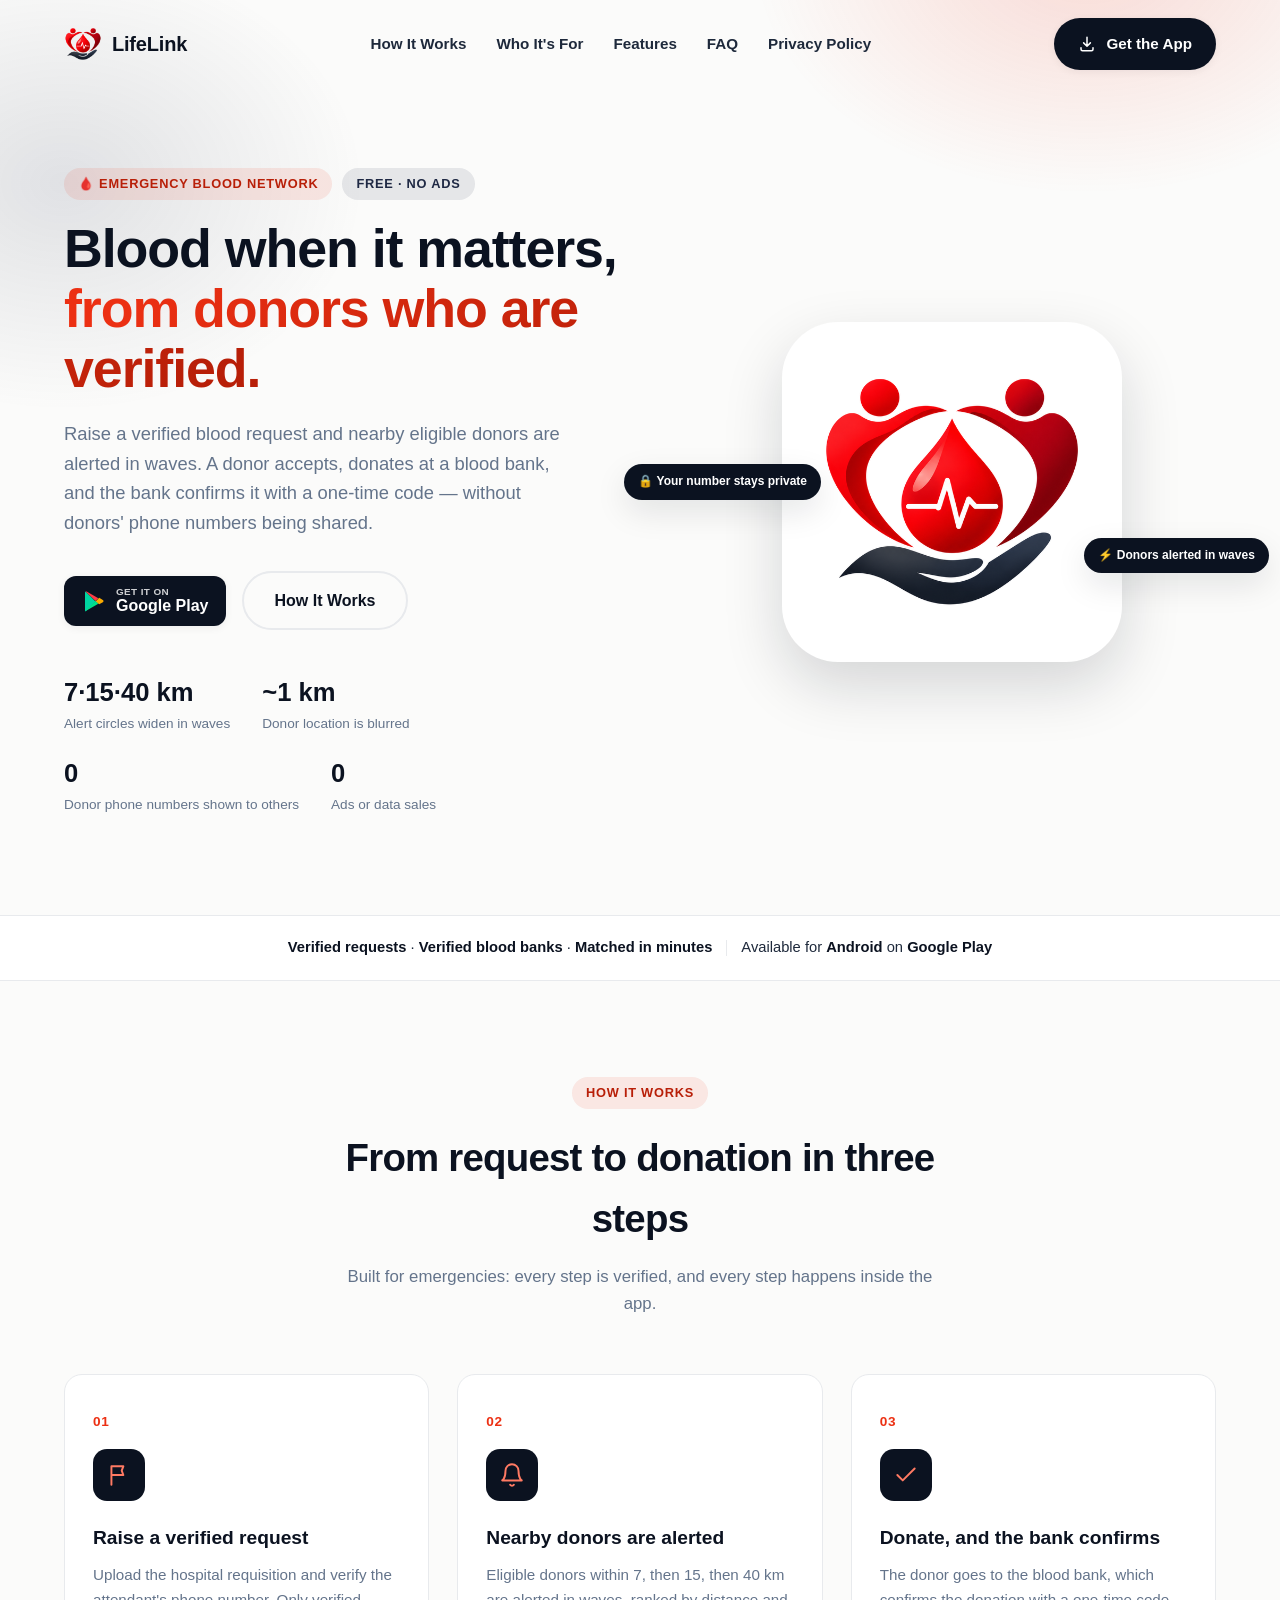
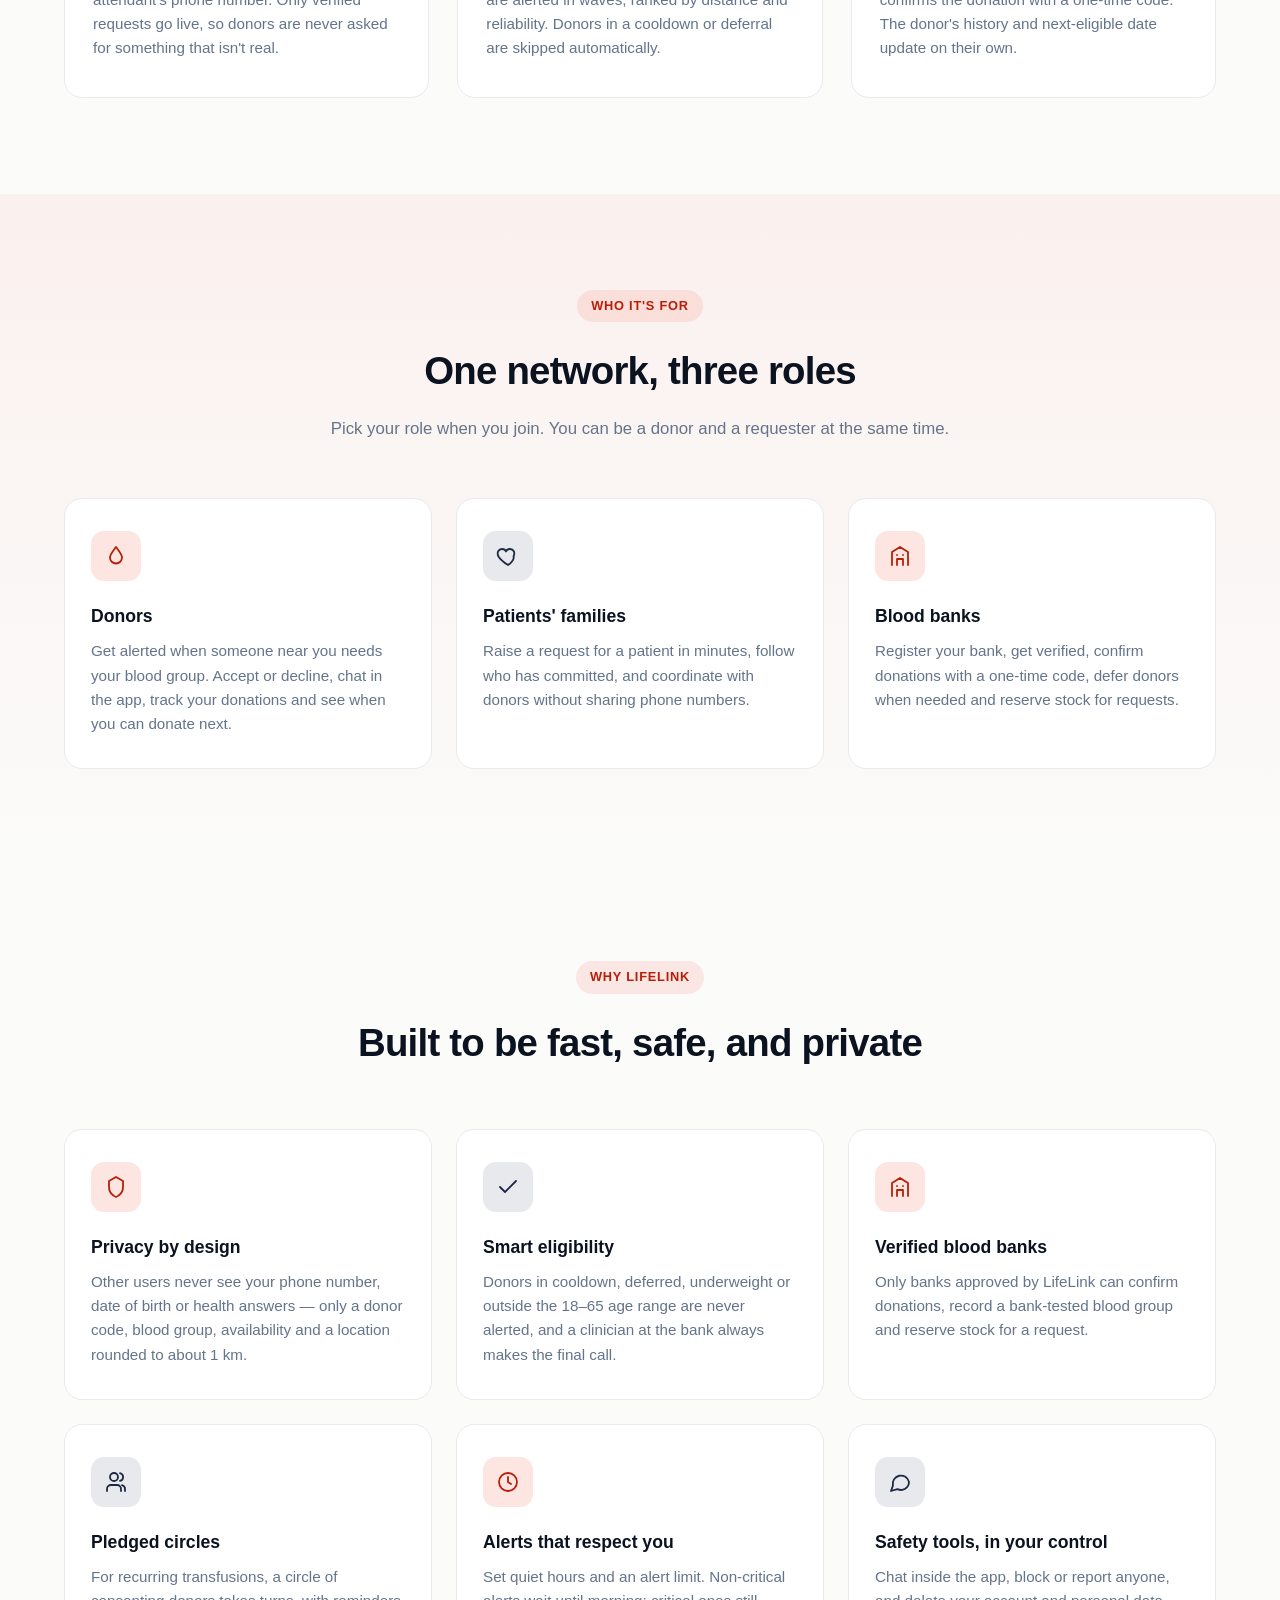
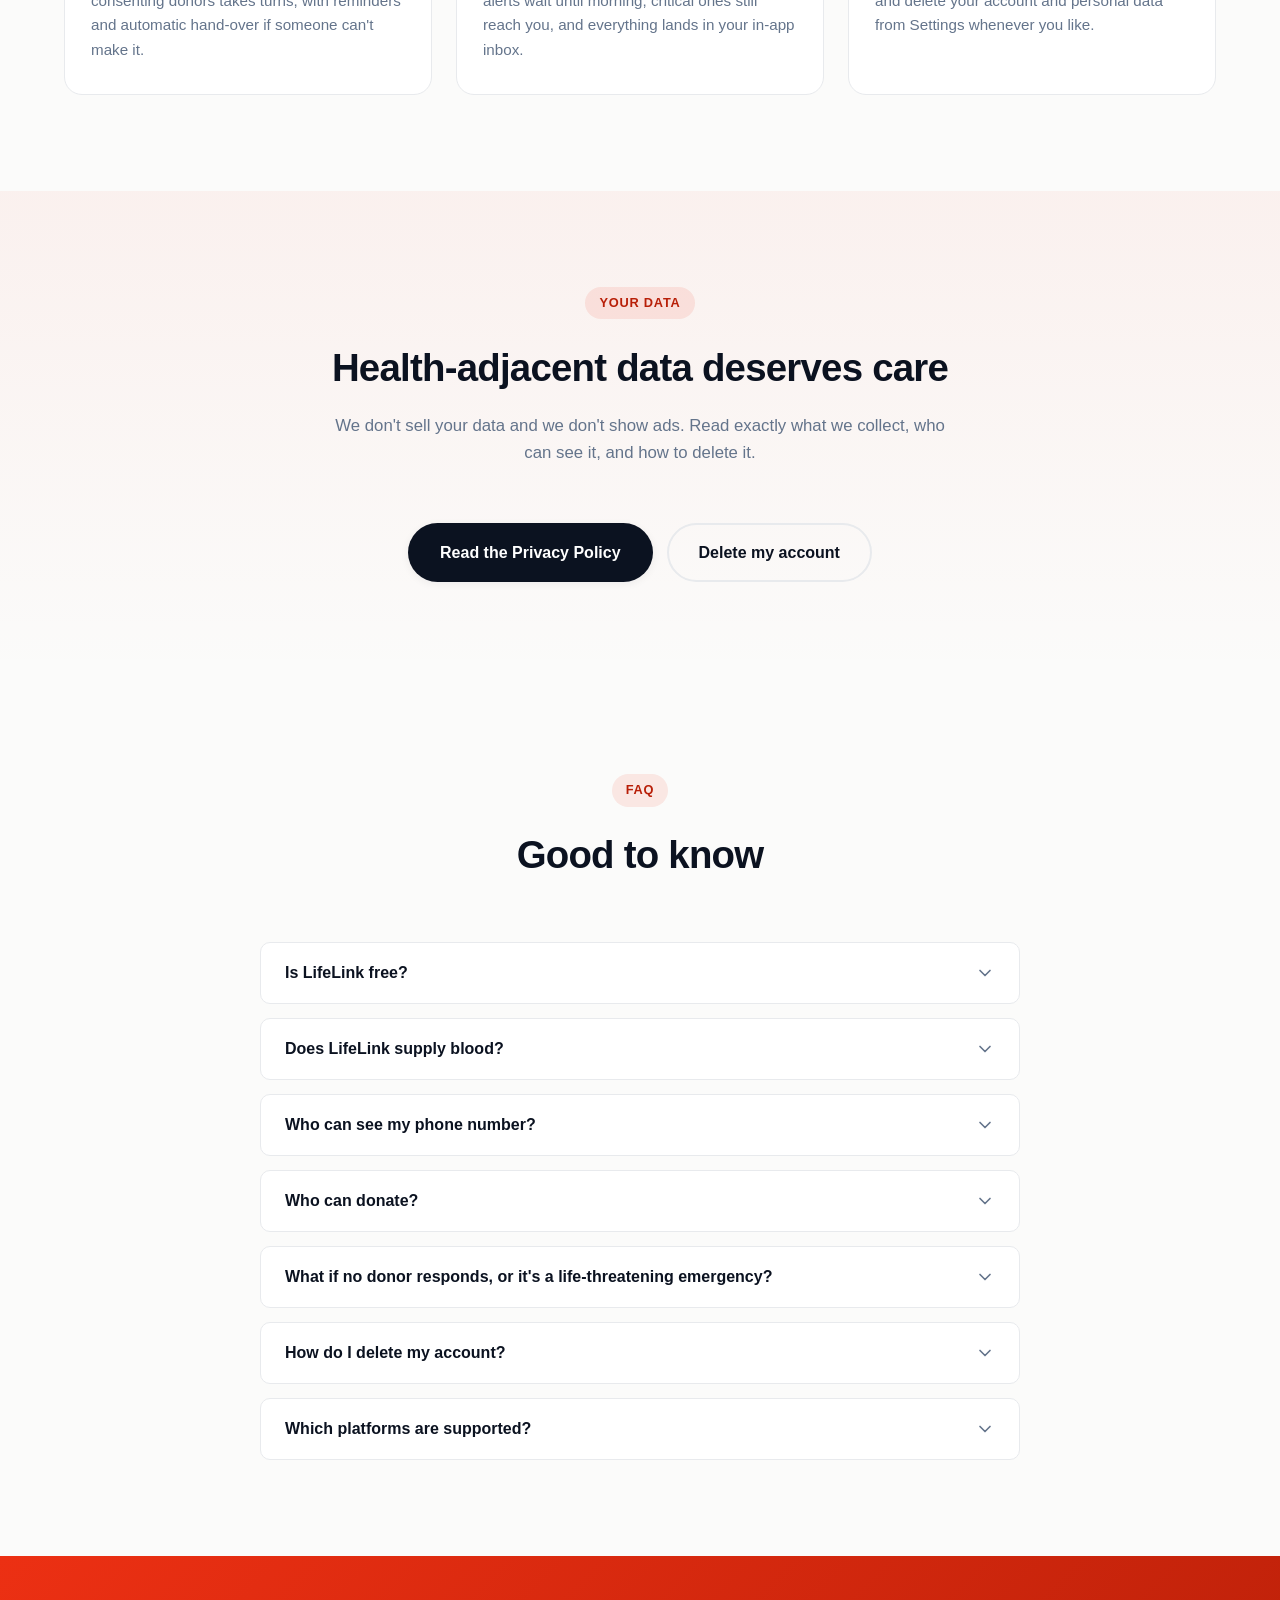
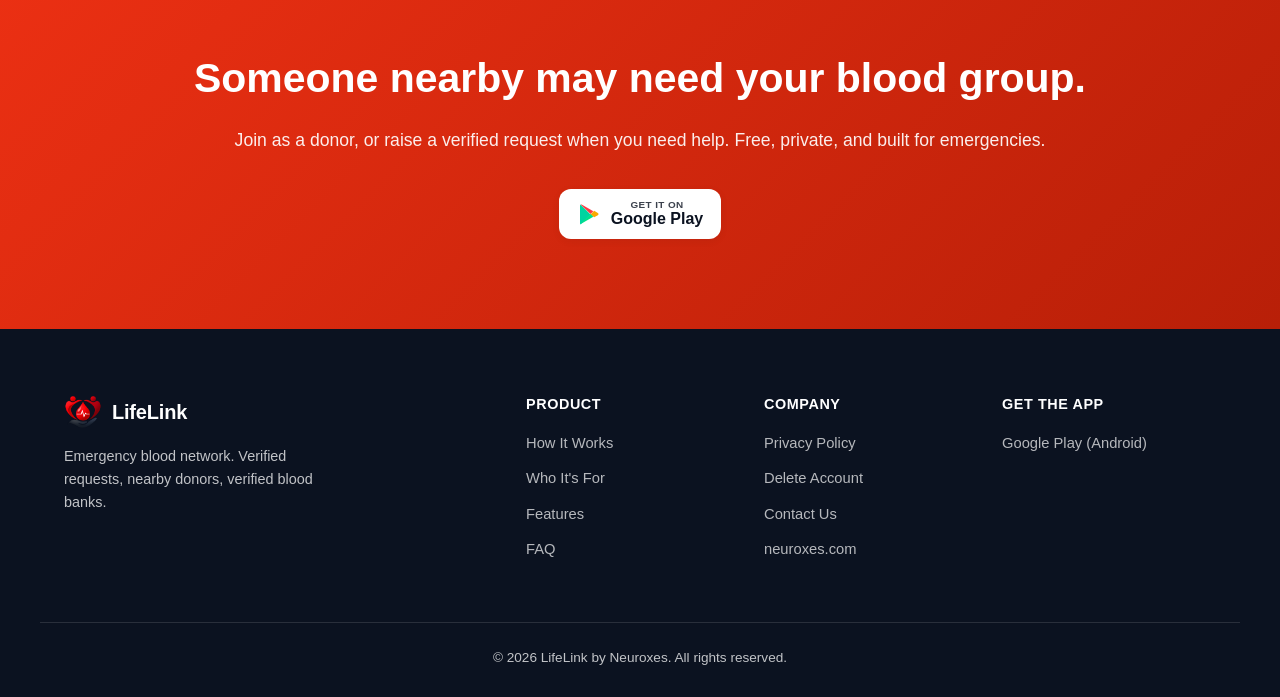
<file: index.html>
<!DOCTYPE html>
<html lang="en">

<head>
    <meta charset="UTF-8">
    <meta name="viewport" content="width=device-width, initial-scale=1.0">
    <title>LifeLink — Blood when it matters, from donors who are verified</title>
    <meta name="description" content="LifeLink is an emergency blood network: raise a verified blood request, nearby eligible donors are alerted in waves, and a verified blood bank confirms the donation. Free, private, and built for emergencies.">
    <meta name="robots" content="index, follow">
    <meta property="og:title" content="LifeLink — Blood when it matters, donors who are verified">
    <meta property="og:description" content="LifeLink is an emergency blood network: raise a verified blood request, nearby eligible donors are alerted in waves, and a verified blood bank confirms the donation. Free, private, and built for emergencies.">
    <meta property="og:type" content="website">
    <meta property="og:image" content="logo.png">
    <link rel="stylesheet" href="style.css?v=3">
    <link rel="icon" href="logo.png" type="image/png">
    <script src="script.js" defer></script>
</head>

<body>

    <!-- Header -->
    <header class="header" id="header">
        <div class="container header-content">
            <a href="index.html#top" class="logo">
                <img src="logo.png" alt="LifeLink logo" class="logo-img">
                <span class="logo-text">LifeLink</span>
            </a>

            <nav class="nav-links" id="navLinks">
                <a href="index.html#how-it-works">How It Works</a>
                <a href="index.html#who-its-for">Who It's For</a>
                <a href="index.html#features">Features</a>
                <a href="index.html#faq">FAQ</a>
                <a href="privacy-policy/index.html">Privacy Policy</a>
            </nav>

            <div class="header-actions">
                <div class="nav-buttons">
                    <a href="https://play.google.com/store/apps/details?id=com.neuroxes.lifelink" class="btn btn-primary" id="headerGetApp">
                        <svg viewBox="0 0 24 24" class="btn-icon" aria-hidden="true"><path fill="none" stroke="currentColor" stroke-width="2" stroke-linecap="round" stroke-linejoin="round" d="M12 3v12m0 0l-4.5-4.5M12 15l4.5-4.5M4 17v2a2 2 0 0 0 2 2h12a2 2 0 0 0 2-2v-2"/></svg>
                        <span class="btn-label">Get the App</span>
                    </a>
                </div>

                <button class="nav-toggle" id="navToggle" aria-label="Toggle navigation" aria-expanded="false">
                    <span></span><span></span><span></span>
                </button>
            </div>
        </div>
    </header>

    <main id="top">

        <!-- Hero -->
        <section class="hero">
            <div class="hero-bg" aria-hidden="true"></div>
            <div class="container hero-content">
                <div class="hero-text">
                    <div class="eyebrow-row">
                        <span class="eyebrow">🩸 Emergency blood network</span>
                        <span class="eyebrow eyebrow-rating">Free · No ads</span>
                    </div>
                    <h1>Blood when it matters, <span class="text-gradient">from donors who are verified.</span></h1>
                    <p class="hero-sub">Raise a verified blood request and nearby eligible donors are alerted in waves.
                        A donor accepts, donates at a blood bank, and the bank confirms it with a one-time code —
                        without donors' phone numbers being shared.</p>

                    <div class="hero-actions">
                        <div class="store-badges">
                            <a href="https://play.google.com/store/apps/details?id=com.neuroxes.lifelink" class="btn-store" aria-label="Get it on Google Play"><svg viewBox="0 0 24 24" class="btn-store-icon" aria-hidden="true"><path fill="#00D4A0" d="M3.6 2.6l9.9 9.9-9.9 9.9c-.4-.25-.6-.7-.6-1.2V3.8c0-.5.2-.95.6-1.2z"/><path fill="#F9AA00" d="M13.5 12.5l3.7-3.7 3.65 2.1c.9.5.9 1.8 0 2.3l-3.65 2.1-3.7-2.8z"/><path fill="#FF3A44" d="M3.6 2.6c.3-.2.7-.2 1.05 0l11.65 6.7-2.75 2.75L3.6 2.6z"/><path fill="#00E188" d="M3.6 21.4c.3.2.7.2 1.05 0l11.65-6.7-2.75-2.75L3.6 21.4z"/></svg><span class="btn-store-text"><small>GET IT ON</small>Google Play</span></a>
                        </div>
                        <a href="#how-it-works" class="btn btn-ghost btn-lg">How It Works</a>
                    </div>

                    <div class="hero-trust">
                        <div class="hero-trust-item"><strong>7·15·40 km</strong><span>Alert circles widen in waves</span></div>
                        <div class="hero-trust-item"><strong>~1 km</strong><span>Donor location is blurred</span></div>
                        <div class="hero-trust-item"><strong>0</strong><span>Donor phone numbers shown to others</span></div>
                        <div class="hero-trust-item"><strong>0</strong><span>Ads or data sales</span></div>
                    </div>
                </div>

                <div class="hero-visual">
                    <div class="logo-showcase">
                        <img src="logo.png" alt="LifeLink — hands cradling a blood drop with a heartbeat line" loading="eager">
                    </div>
                    <div class="floating-chip chip-1">🔒 Your number stays private</div>
                    <div class="floating-chip chip-2">⚡ Donors alerted in waves</div>
                </div>
            </div>
        </section>

        <!-- Strip -->
        <section class="rating-strip">
            <div class="container rating-strip-inner">
                <p class="rating-text"><strong>Verified requests</strong> · <strong>Verified blood banks</strong> · <strong>Matched in minutes</strong></p>
                <span class="rating-divider" aria-hidden="true"></span>
                <p class="rating-platforms">Available for <strong>Android</strong> on <strong>Google Play</strong></p>
            </div>
        </section>

        <!-- How it works -->
        <section class="section-block" id="how-it-works">
            <div class="container">
                <div class="section-head">
                    <span class="eyebrow">How It Works</span>
                    <h2>From request to donation in three steps</h2>
                    <p>Built for emergencies: every step is verified, and every step happens inside the app.</p>
                </div>

                <div class="steps-grid">
                    <div class="step-card">
                        <div class="step-number">01</div>
                        <div class="step-icon"><svg viewBox="0 0 24 24"><path fill="none" stroke="currentColor" stroke-width="1.8" stroke-linecap="round" stroke-linejoin="round" d="M5 21V4m0 0h11l-1.5 4L16 12H5"/></svg></div>
                        <h3>Raise a verified request</h3>
                        <p>Upload the hospital requisition and verify the attendant's phone number. Only verified
                            requests go live, so donors are never asked for something that isn't real.</p>
                    </div>
                    <div class="step-card">
                        <div class="step-number">02</div>
                        <div class="step-icon"><svg viewBox="0 0 24 24"><path fill="none" stroke="currentColor" stroke-width="1.8" stroke-linecap="round" stroke-linejoin="round" d="M18 8a6 6 0 0 0-12 0c0 7-3 9-3 9h18s-3-2-3-9M13.7 21a2 2 0 0 1-3.4 0"/></svg></div>
                        <h3>Nearby donors are alerted</h3>
                        <p>Eligible donors within 7, then 15, then 40 km are alerted in waves, ranked by distance and
                            reliability. Donors in a cooldown or deferral are skipped automatically.</p>
                    </div>
                    <div class="step-card">
                        <div class="step-number">03</div>
                        <div class="step-icon"><svg viewBox="0 0 24 24"><path fill="none" stroke="currentColor" stroke-width="1.8" stroke-linecap="round" stroke-linejoin="round" d="M20 6L9 17l-5-5"/></svg></div>
                        <h3>Donate, and the bank confirms</h3>
                        <p>The donor goes to the blood bank, which confirms the donation with a one-time code. The
                            donor's history and next-eligible date update on their own.</p>
                    </div>
                </div>
            </div>
        </section>

        <!-- Who it's for -->
        <section class="section-block section-tint" id="who-its-for">
            <div class="container">
                <div class="section-head">
                    <span class="eyebrow">Who It's For</span>
                    <h2>One network, three roles</h2>
                    <p>Pick your role when you join. You can be a donor and a requester at the same time.</p>
                </div>

                <div class="features-grid features-grid-3">
                    <div class="feature-card">
                        <div class="feature-icon icon-teal"><svg viewBox="0 0 24 24"><path fill="none" stroke="currentColor" stroke-width="1.8" stroke-linecap="round" stroke-linejoin="round" d="M12 3c3 4 6 7.2 6 10.5A6 6 0 0 1 6 13.5C6 10.2 9 7 12 3z"/></svg></div>
                        <h3>Donors</h3>
                        <p>Get alerted when someone near you needs your blood group. Accept or decline, chat in the
                            app, track your donations and see when you can donate next.</p>
                    </div>
                    <div class="feature-card">
                        <div class="feature-icon icon-gold"><svg viewBox="0 0 24 24"><path fill="none" stroke="currentColor" stroke-width="1.8" stroke-linecap="round" stroke-linejoin="round" d="M12 21s-7-4.35-9.5-8.5C.5 8.5 2.5 5 6 5c2 0 3.5 1 4 2.5.5-1.5 2-2.5 4-2.5 3.5 0 5.5 3.5 3.5 7.5C19 16.65 12 21 12 21z"/></svg></div>
                        <h3>Patients' families</h3>
                        <p>Raise a request for a patient in minutes, follow who has committed, and coordinate with
                            donors without sharing phone numbers.</p>
                    </div>
                    <div class="feature-card">
                        <div class="feature-icon icon-teal"><svg viewBox="0 0 24 24"><path fill="none" stroke="currentColor" stroke-width="1.8" stroke-linecap="round" stroke-linejoin="round" d="M4 21V8l8-5 8 5v13M9 21v-6h6v6M9 11h.01M15 11h.01"/></svg></div>
                        <h3>Blood banks</h3>
                        <p>Register your bank, get verified, confirm donations with a one-time code, defer donors when
                            needed and reserve stock for requests.</p>
                    </div>
                </div>
            </div>
        </section>

        <!-- Features -->
        <section class="section-block" id="features">
            <div class="container">
                <div class="section-head">
                    <span class="eyebrow">Why LifeLink</span>
                    <h2>Built to be fast, safe, and private</h2>
                </div>

                <div class="features-grid">
                    <div class="feature-card">
                        <div class="feature-icon icon-teal"><svg viewBox="0 0 24 24"><path fill="none" stroke="currentColor" stroke-width="1.8" stroke-linecap="round" stroke-linejoin="round" d="M12 2l7 4v6c0 5-3.5 8.5-7 10-3.5-1.5-7-5-7-10V6l7-4z"/></svg></div>
                        <h3>Privacy by design</h3>
                        <p>Other users never see your phone number, date of birth or health answers — only a donor
                            code, blood group, availability and a location rounded to about 1 km.</p>
                    </div>
                    <div class="feature-card">
                        <div class="feature-icon icon-gold"><svg viewBox="0 0 24 24"><path fill="none" stroke="currentColor" stroke-width="1.8" stroke-linecap="round" stroke-linejoin="round" d="M20 6L9 17l-5-5"/></svg></div>
                        <h3>Smart eligibility</h3>
                        <p>Donors in cooldown, deferred, underweight or outside the 18–65 age range are never
                            alerted, and a clinician at the bank always makes the final call.</p>
                    </div>
                    <div class="feature-card">
                        <div class="feature-icon icon-teal"><svg viewBox="0 0 24 24"><path fill="none" stroke="currentColor" stroke-width="1.8" stroke-linecap="round" stroke-linejoin="round" d="M4 21V8l8-5 8 5v13M9 21v-6h6v6M9 11h.01M15 11h.01"/></svg></div>
                        <h3>Verified blood banks</h3>
                        <p>Only banks approved by LifeLink can confirm donations, record a bank-tested blood group
                            and reserve stock for a request.</p>
                    </div>
                    <div class="feature-card">
                        <div class="feature-icon icon-gold"><svg viewBox="0 0 24 24"><path fill="none" stroke="currentColor" stroke-width="1.8" stroke-linecap="round" stroke-linejoin="round" d="M17 21v-2a4 4 0 0 0-4-4H7a4 4 0 0 0-4 4v2M21 21v-2a4 4 0 0 0-3-3.9M16 3.1a4 4 0 0 1 0 7.8M10 11a4 4 0 1 0 0-8 4 4 0 0 0 0 8z"/></svg></div>
                        <h3>Pledged circles</h3>
                        <p>For recurring transfusions, a circle of consenting donors takes turns, with reminders and
                            automatic hand-over if someone can't make it.</p>
                    </div>
                    <div class="feature-card">
                        <div class="feature-icon icon-teal"><svg viewBox="0 0 24 24"><path fill="none" stroke="currentColor" stroke-width="1.8" stroke-linecap="round" stroke-linejoin="round" d="M12 7v5l3 2M21 12a9 9 0 1 1-18 0 9 9 0 0 1 18 0z"/></svg></div>
                        <h3>Alerts that respect you</h3>
                        <p>Set quiet hours and an alert limit. Non-critical alerts wait until morning; critical ones
                            still reach you, and everything lands in your in-app inbox.</p>
                    </div>
                    <div class="feature-card">
                        <div class="feature-icon icon-gold"><svg viewBox="0 0 24 24"><path fill="none" stroke="currentColor" stroke-width="1.8" stroke-linecap="round" stroke-linejoin="round" d="M21 12a8 8 0 0 1-11.6 7.1L3 21l1.9-5.4A8 8 0 1 1 21 12z"/></svg></div>
                        <h3>Safety tools, in your control</h3>
                        <p>Chat inside the app, block or report anyone, and delete your account and personal data
                            from Settings whenever you like.</p>
                    </div>
                </div>
            </div>
        </section>

        <!-- Privacy callout -->
        <section class="section-block section-tint" id="privacy">
            <div class="container">
                <div class="section-head">
                    <span class="eyebrow">Your Data</span>
                    <h2>Health-adjacent data deserves care</h2>
                    <p>We don't sell your data and we don't show ads. Read exactly what we collect, who can see it, and
                        how to delete it.</p>
                </div>
                <div class="cta-links">
                    <a href="privacy-policy/index.html" class="btn btn-primary btn-lg">Read the Privacy Policy</a>
                    <a href="delete-account/index.html" class="btn btn-ghost btn-lg">Delete my account</a>
                </div>
            </div>
        </section>

        <!-- FAQ -->
        <section class="section-block" id="faq">
            <div class="container">
                <div class="section-head">
                    <span class="eyebrow">FAQ</span>
                    <h2>Good to know</h2>
                </div>

                <div class="faq-list">
                    <div class="faq-item">
                        <button class="faq-question" aria-expanded="false">
                            <span>Is LifeLink free?</span>
                            <svg class="faq-caret" viewBox="0 0 24 24"><path fill="none" stroke="currentColor" stroke-width="2" stroke-linecap="round" stroke-linejoin="round" d="M6 9l6 6 6-6"/></svg>
                        </button>
                        <div class="faq-answer">
                            <p>Yes. LifeLink is free for donors, requesters and blood banks, and it shows no ads. Donation is voluntary and unpaid — the app does not allow offering or asking for payment.</p>
                        </div>
                    </div>
                    <div class="faq-item">
                        <button class="faq-question" aria-expanded="false">
                            <span>Does LifeLink supply blood?</span>
                            <svg class="faq-caret" viewBox="0 0 24 24"><path fill="none" stroke="currentColor" stroke-width="2" stroke-linecap="round" stroke-linejoin="round" d="M6 9l6 6 6-6"/></svg>
                        </button>
                        <div class="faq-answer">
                            <p>No. LifeLink is a matching and messaging service. We don't collect, test, store, transport or sell blood and we are not a medical provider. A clinician at the blood bank always decides whether a donor can donate, and hospitals must always cross-match blood.</p>
                        </div>
                    </div>
                    <div class="faq-item">
                        <button class="faq-question" aria-expanded="false">
                            <span>Who can see my phone number?</span>
                            <svg class="faq-caret" viewBox="0 0 24 24"><path fill="none" stroke="currentColor" stroke-width="2" stroke-linecap="round" stroke-linejoin="round" d="M6 9l6 6 6-6"/></svg>
                        </button>
                        <div class="faq-answer">
                            <p>Nobody. Other users see only a donor code, blood group, availability, reliability and a location rounded to roughly 1 km. Donors and requesters chat inside the app without exchanging numbers. The only exception is the attendant's phone number on a request, which the named blood bank can see. Read the full <a href="privacy-policy/index.html">Privacy Policy</a>.</p>
                        </div>
                    </div>
                    <div class="faq-item">
                        <button class="faq-question" aria-expanded="false">
                            <span>Who can donate?</span>
                            <svg class="faq-caret" viewBox="0 0 24 24"><path fill="none" stroke="currentColor" stroke-width="2" stroke-linecap="round" stroke-linejoin="round" d="M6 9l6 6 6-6"/></svg>
                        </button>
                        <div class="faq-answer">
                            <p>You must be at least 18 to register as a donor. Donors aged 18–65 and at least 50 kg who are not in a cooldown or deferral are eligible for alerts. Your answers to the health questions stay private, and the blood bank makes the final decision.</p>
                        </div>
                    </div>
                    <div class="faq-item">
                        <button class="faq-question" aria-expanded="false">
                            <span>What if no donor responds, or it's a life-threatening emergency?</span>
                            <svg class="faq-caret" viewBox="0 0 24 24"><path fill="none" stroke="currentColor" stroke-width="2" stroke-linecap="round" stroke-linejoin="round" d="M6 9l6 6 6-6"/></svg>
                        </button>
                        <div class="faq-answer">
                            <p>Call emergency services or go to the nearest hospital now — don't wait for a response in the app. LifeLink widens the search in waves, but it can't guarantee that a donor will be found in time.</p>
                        </div>
                    </div>
                    <div class="faq-item">
                        <button class="faq-question" aria-expanded="false">
                            <span>How do I delete my account?</span>
                            <svg class="faq-caret" viewBox="0 0 24 24"><path fill="none" stroke="currentColor" stroke-width="2" stroke-linecap="round" stroke-linejoin="round" d="M6 9l6 6 6-6"/></svg>
                        </button>
                        <div class="faq-answer">
                            <p>Open Settings → Delete account in the app and verify with a code sent to your phone. Step-by-step details, and what is and isn't removed, are on the <a href="delete-account/index.html">Delete Account</a> page.</p>
                        </div>
                    </div>
                    <div class="faq-item">
                        <button class="faq-question" aria-expanded="false">
                            <span>Which platforms are supported?</span>
                            <svg class="faq-caret" viewBox="0 0 24 24"><path fill="none" stroke="currentColor" stroke-width="2" stroke-linecap="round" stroke-linejoin="round" d="M6 9l6 6 6-6"/></svg>
                        </button>
                        <div class="faq-answer">
                            <p>LifeLink is available for Android on <a href="https://play.google.com/store/apps/details?id=com.neuroxes.lifelink">Google Play</a>.</p>
                        </div>
                    </div>
                </div>
            </div>
        </section>

        <!-- Final CTA -->
        <section class="cta-banner">
            <div class="container cta-content">
                <h2>Someone nearby may need your blood group.</h2>
                <p>Join as a donor, or raise a verified request when you need help. Free, private, and built for emergencies.</p>
                <div class="store-badges store-badges-cta">
                    <a href="https://play.google.com/store/apps/details?id=com.neuroxes.lifelink" class="btn-store btn-store-light" aria-label="Get it on Google Play"><svg viewBox="0 0 24 24" class="btn-store-icon" aria-hidden="true"><path fill="#00D4A0" d="M3.6 2.6l9.9 9.9-9.9 9.9c-.4-.25-.6-.7-.6-1.2V3.8c0-.5.2-.95.6-1.2z"/><path fill="#F9AA00" d="M13.5 12.5l3.7-3.7 3.65 2.1c.9.5.9 1.8 0 2.3l-3.65 2.1-3.7-2.8z"/><path fill="#FF3A44" d="M3.6 2.6c.3-.2.7-.2 1.05 0l11.65 6.7-2.75 2.75L3.6 2.6z"/><path fill="#00E188" d="M3.6 21.4c.3.2.7.2 1.05 0l11.65-6.7-2.75-2.75L3.6 21.4z"/></svg><span class="btn-store-text"><small>GET IT ON</small>Google Play</span></a>
                </div>
            </div>
        </section>

    </main>

    <footer class="footer">
        <div class="container footer-content">
            <div class="footer-brand">
                <a href="index.html#top" class="logo">
                    <img src="logo.png" alt="LifeLink logo" class="logo-img">
                    <span class="logo-text">LifeLink</span>
                </a>
                <p>Emergency blood network. Verified requests, nearby donors, verified blood banks.</p>
            </div>

            <div class="footer-links">
                <div class="footer-col">
                    <h4>Product</h4>
                    <a href="index.html#how-it-works">How It Works</a>
                    <a href="index.html#who-its-for">Who It's For</a>
                    <a href="index.html#features">Features</a>
                    <a href="index.html#faq">FAQ</a>
                </div>
                <div class="footer-col">
                    <h4>Company</h4>
                    <a href="privacy-policy/index.html">Privacy Policy</a>
                    <a href="delete-account/index.html">Delete Account</a>
                    <a href="mailto:support@neuroxes.com">Contact Us</a>
                    <a href="https://neuroxes.com">neuroxes.com</a>
                </div>
                <div class="footer-col">
                    <h4>Get the App</h4>
                    <a href="https://play.google.com/store/apps/details?id=com.neuroxes.lifelink">Google Play (Android)</a>
                </div>
            </div>
        </div>
        <div class="container footer-bottom">
            <p>&copy; <span id="footerYear">2026</span> LifeLink by Neuroxes. All rights reserved.</p>
        </div>
    </footer>

</body>

</html>
</file>
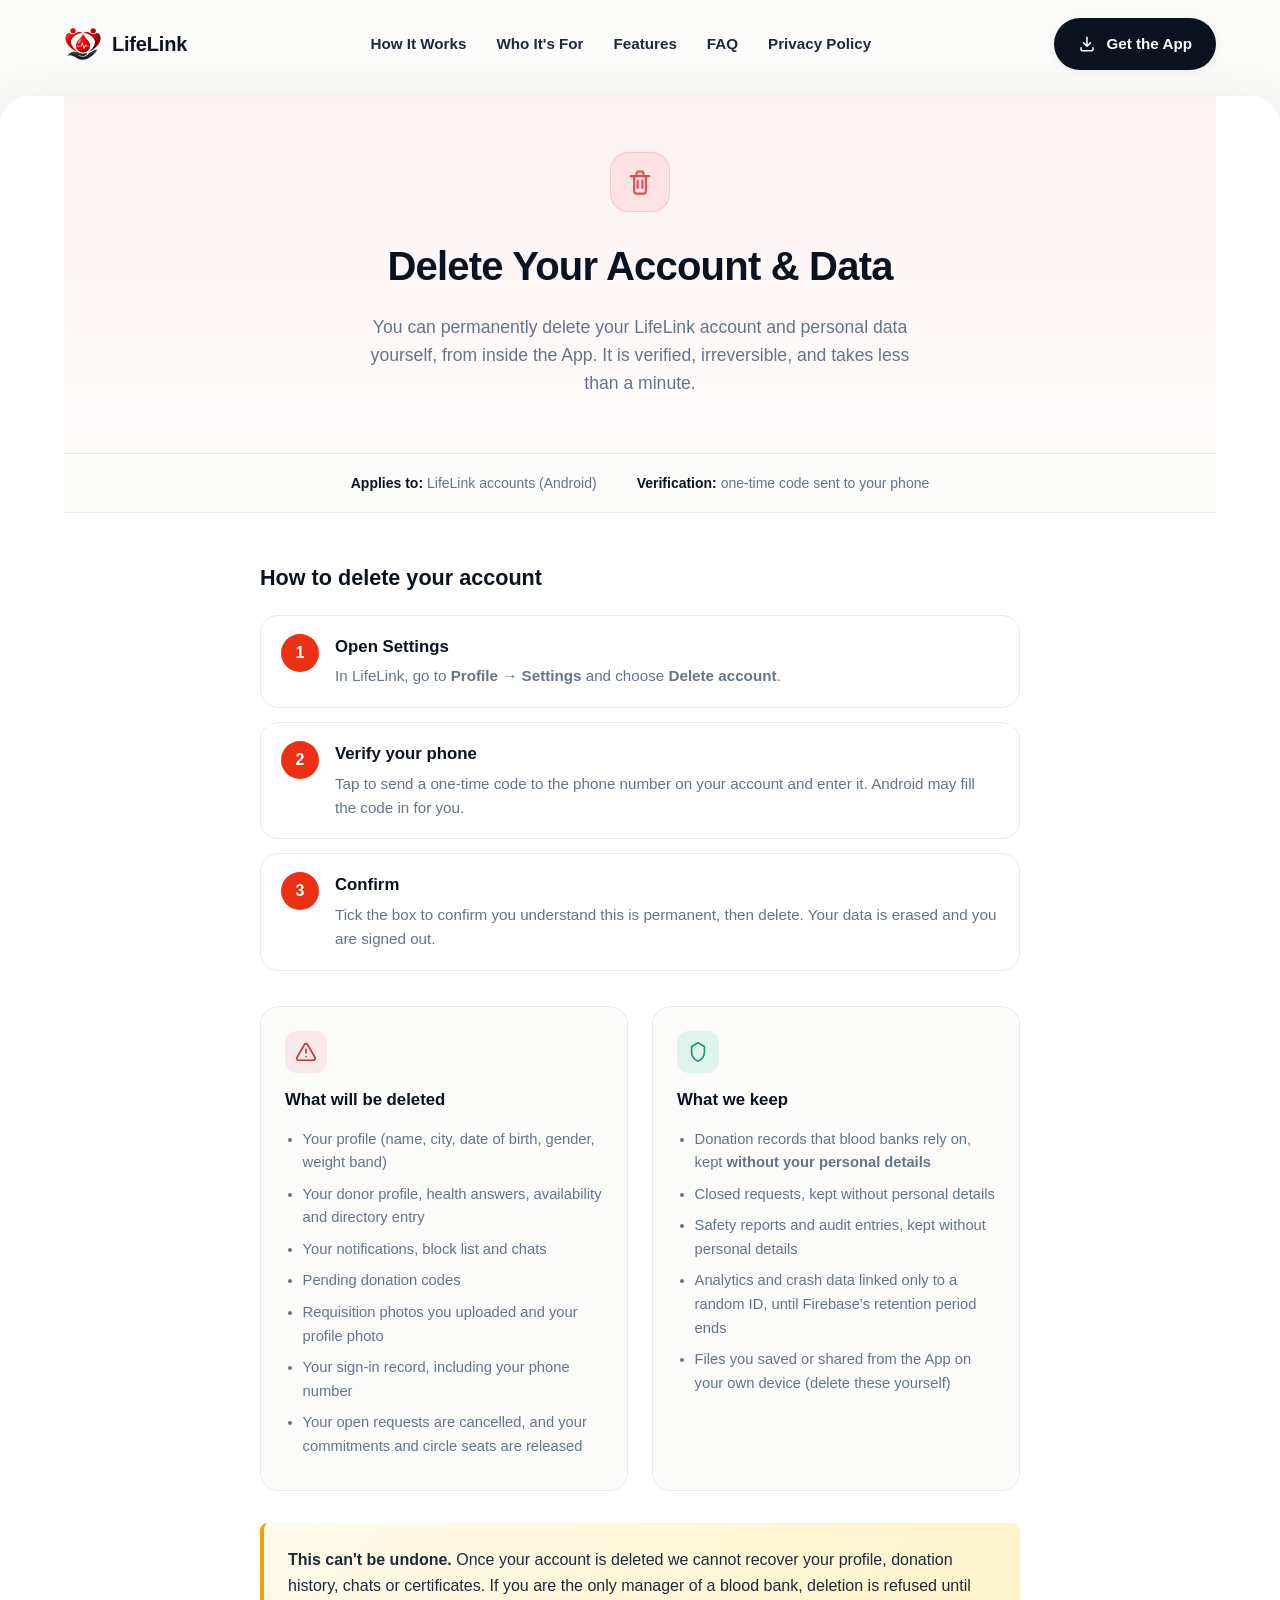
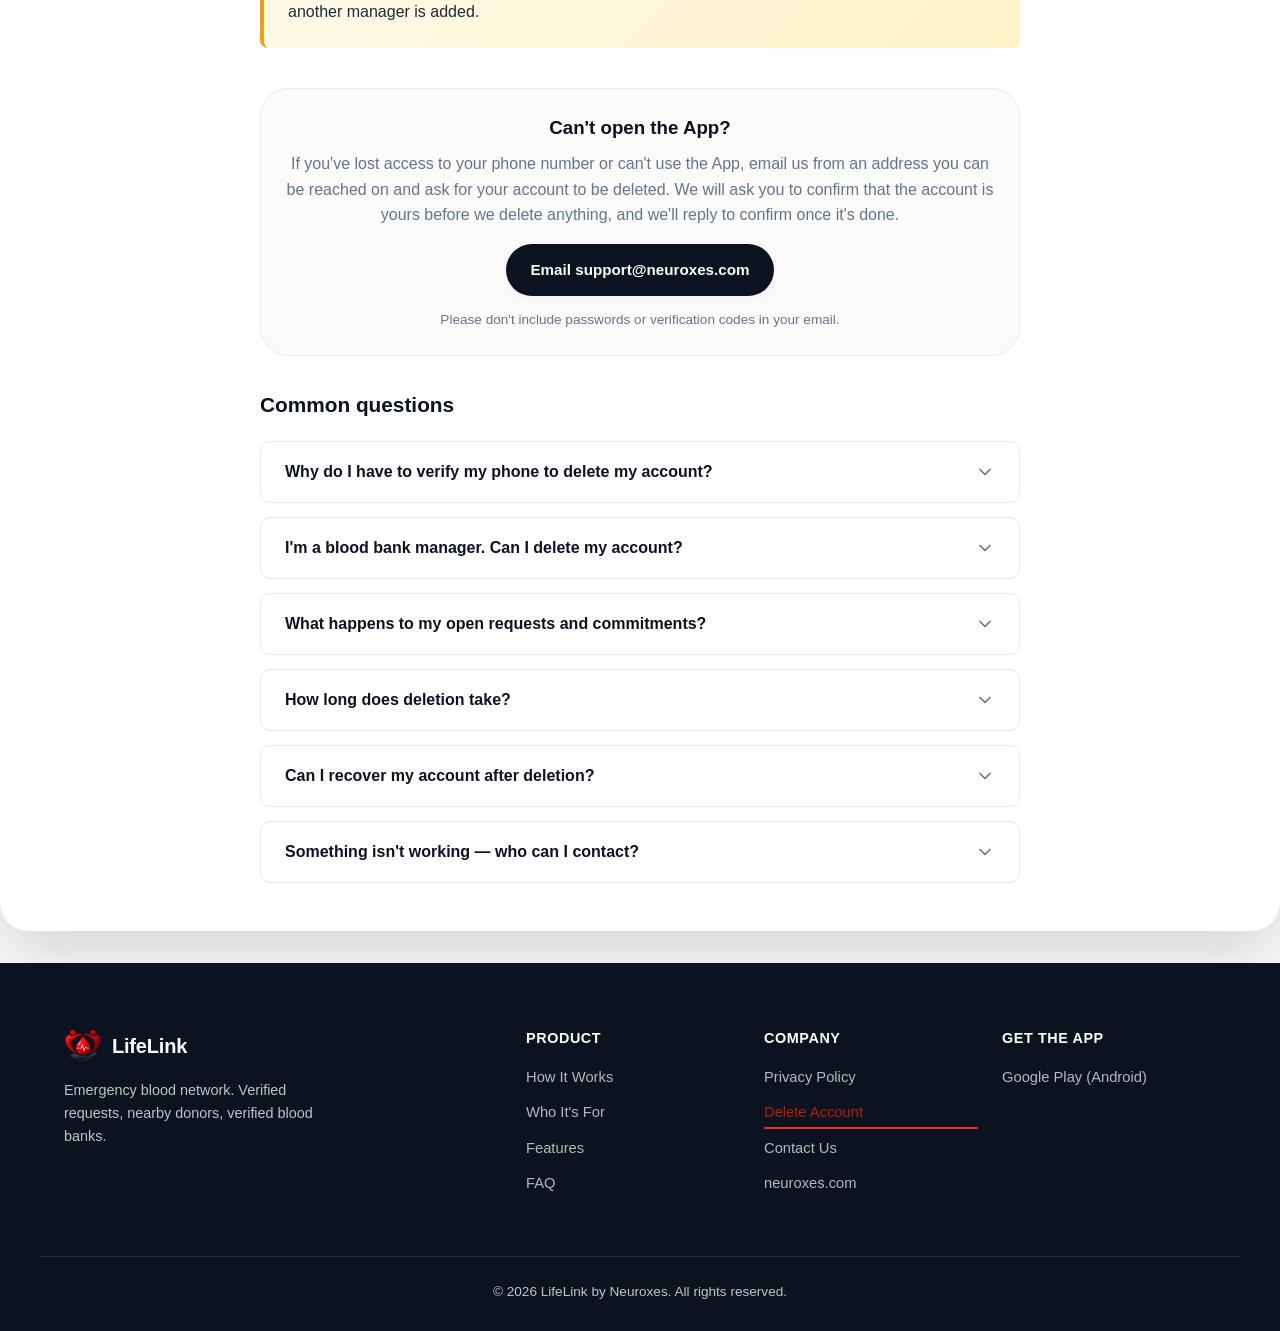
<file: delete-account/index.html>
<!DOCTYPE html>
<html lang="en">

<head>
    <meta charset="UTF-8">
    <meta name="viewport" content="width=device-width, initial-scale=1.0">
    <title>Delete Account & Data | LifeLink</title>
    <meta name="description" content="How to permanently delete your LifeLink account and personal data from inside the app, what is erased, and what is kept.">
    <meta name="robots" content="index, follow">
    <link rel="stylesheet" href="../style.css?v=3">
    <link rel="stylesheet" href="style.css?v=3">
    <link rel="icon" href="../logo.png" type="image/png">
    <script src="../script.js" defer></script>
</head>

<body>

    <!-- Header -->
    <header class="header" id="header">
        <div class="container header-content">
            <a href="../index.html#top" class="logo">
                <img src="../logo.png" alt="LifeLink logo" class="logo-img">
                <span class="logo-text">LifeLink</span>
            </a>

            <nav class="nav-links" id="navLinks">
                <a href="../index.html#how-it-works">How It Works</a>
                <a href="../index.html#who-its-for">Who It's For</a>
                <a href="../index.html#features">Features</a>
                <a href="../index.html#faq">FAQ</a>
                <a href="../privacy-policy/index.html">Privacy Policy</a>
            </nav>

            <div class="header-actions">
                <div class="nav-buttons">
                    <a href="https://play.google.com/store/apps/details?id=com.neuroxes.lifelink" class="btn btn-primary" id="headerGetApp">
                        <svg viewBox="0 0 24 24" class="btn-icon" aria-hidden="true"><path fill="none" stroke="currentColor" stroke-width="2" stroke-linecap="round" stroke-linejoin="round" d="M12 3v12m0 0l-4.5-4.5M12 15l4.5-4.5M4 17v2a2 2 0 0 0 2 2h12a2 2 0 0 0 2-2v-2"/></svg>
                        <span class="btn-label">Get the App</span>
                    </a>
                </div>

                <button class="nav-toggle" id="navToggle" aria-label="Toggle navigation" aria-expanded="false">
                    <span></span><span></span><span></span>
                </button>
            </div>
        </div>
    </header>

    <main class="main da-main">
        <div class="container">

            <section class="policy-hero da-hero">
                <span class="da-hero-icon" aria-hidden="true">
                    <svg viewBox="0 0 24 24"><path fill="none" stroke="currentColor" stroke-width="1.8" stroke-linecap="round" stroke-linejoin="round" d="M4 7h16M9 7V5a2 2 0 0 1 2-2h2a2 2 0 0 1 2 2v2m2 0v13a2 2 0 0 1-2 2H9a2 2 0 0 1-2-2V7h10z"/><path stroke="currentColor" stroke-width="1.8" stroke-linecap="round" d="M10 11v6M14 11v6"/></svg>
                </span>
                <h1>Delete Your Account &amp; Data</h1>
                <p>You can permanently delete your LifeLink account and personal data yourself, from inside the App.
                    It is verified, irreversible, and takes less than a minute.</p>
            </section>

            <section class="meta-info">
                <div class="meta-info-row">
                    <span><strong>Applies to:</strong> LifeLink accounts (Android)</span>
                    <span><strong>Verification:</strong> one-time code sent to your phone</span>
                </div>
            </section>

            <div class="da-content">

                <h2 class="da-section-title">How to delete your account</h2>
                <ol class="da-howto">
                    <li>
                        <span class="da-howto-num">1</span>
                        <div>
                            <h3>Open Settings</h3>
                            <p>In LifeLink, go to <strong>Profile → Settings</strong> and choose <strong>Delete account</strong>.</p>
                        </div>
                    </li>
                    <li>
                        <span class="da-howto-num">2</span>
                        <div>
                            <h3>Verify your phone</h3>
                            <p>Tap to send a one-time code to the phone number on your account and enter it. Android may
                                fill the code in for you.</p>
                        </div>
                    </li>
                    <li>
                        <span class="da-howto-num">3</span>
                        <div>
                            <h3>Confirm</h3>
                            <p>Tick the box to confirm you understand this is permanent, then delete. Your data is
                                erased and you are signed out.</p>
                        </div>
                    </li>
                </ol>

                <div class="da-info-grid">
                    <div class="da-info-card">
                        <div class="da-info-icon da-icon-danger">
                            <svg viewBox="0 0 24 24"><path fill="none" stroke="currentColor" stroke-width="1.8" stroke-linecap="round" stroke-linejoin="round" d="M12 9v4m0 4h.01M10.29 3.86l-8.18 14.18A2 2 0 0 0 3.9 21h16.2a2 2 0 0 0 1.79-2.96L13.71 3.86a2 2 0 0 0-3.42 0z"/></svg>
                        </div>
                        <h3>What will be deleted</h3>
                        <ul>
                            <li>Your profile (name, city, date of birth, gender, weight band)</li>
                            <li>Your donor profile, health answers, availability and directory entry</li>
                            <li>Your notifications, block list and chats</li>
                            <li>Pending donation codes</li>
                            <li>Requisition photos you uploaded and your profile photo</li>
                            <li>Your sign-in record, including your phone number</li>
                            <li>Your open requests are cancelled, and your commitments and circle seats are released</li>
                        </ul>
                    </div>
                    <div class="da-info-card">
                        <div class="da-info-icon da-icon-safe">
                            <svg viewBox="0 0 24 24"><path fill="none" stroke="currentColor" stroke-width="1.8" stroke-linecap="round" stroke-linejoin="round" d="M12 2l7 4v6c0 5-3.5 8.5-7 10-3.5-1.5-7-5-7-10V6l7-4z"/></svg>
                        </div>
                        <h3>What we keep</h3>
                        <ul>
                            <li>Donation records that blood banks rely on, kept <strong>without your personal details</strong></li>
                            <li>Closed requests, kept without personal details</li>
                            <li>Safety reports and audit entries, kept without personal details</li>
                            <li>Analytics and crash data linked only to a random ID, until Firebase's retention period ends</li>
                            <li>Files you saved or shared from the App on your own device (delete these yourself)</li>
                        </ul>
                    </div>
                </div>

                <div class="highlight-box warning da-warning">
                    <p><strong>This can't be undone.</strong> Once your account is deleted we cannot recover your
                        profile, donation history, chats or certificates. If you are the only manager of a blood bank,
                        deletion is refused until another manager is added.</p>
                </div>

                <div class="da-widget da-contact">
                    <h3>Can't open the App?</h3>
                    <p>If you've lost access to your phone number or can't use the App, email us from an address you
                        can be reached on and ask for your account to be deleted. We will ask you to confirm that the
                        account is yours before we delete anything, and we'll reply to confirm once it's done.</p>
                    <a class="btn btn-primary" href="mailto:support@neuroxes.com?subject=LifeLink%20account%20deletion%20request">
                        Email support@neuroxes.com
                    </a>
                    <p class="da-hint">Please don't include passwords or verification codes in your email.</p>
                </div>

                <!-- FAQ -->
                <div class="da-faq">
                    <h3>Common questions</h3>
                    <div class="faq-list">
                    <div class="faq-item">
                        <button class="faq-question" aria-expanded="false">
                            <span>Why do I have to verify my phone to delete my account?</span>
                            <svg class="faq-caret" viewBox="0 0 24 24"><path fill="none" stroke="currentColor" stroke-width="2" stroke-linecap="round" stroke-linejoin="round" d="M6 9l6 6 6-6"/></svg>
                        </button>
                        <div class="faq-answer">
                            <p>Deletion is permanent, so we make sure it's really you. The App sends a fresh one-time code to your registered phone number, and our server only accepts the deletion if you signed in within the last few minutes.</p>
                        </div>
                    </div>
                    <div class="faq-item">
                        <button class="faq-question" aria-expanded="false">
                            <span>I'm a blood bank manager. Can I delete my account?</span>
                            <svg class="faq-caret" viewBox="0 0 24 24"><path fill="none" stroke="currentColor" stroke-width="2" stroke-linecap="round" stroke-linejoin="round" d="M6 9l6 6 6-6"/></svg>
                        </button>
                        <div class="faq-answer">
                            <p>If you are the only manager of a blood bank, deletion is refused until another manager is added or the bank is handled with us, so that the bank isn't left without anyone in charge. Contact support and we'll help.</p>
                        </div>
                    </div>
                    <div class="faq-item">
                        <button class="faq-question" aria-expanded="false">
                            <span>What happens to my open requests and commitments?</span>
                            <svg class="faq-caret" viewBox="0 0 24 24"><path fill="none" stroke="currentColor" stroke-width="2" stroke-linecap="round" stroke-linejoin="round" d="M6 9l6 6 6-6"/></svg>
                        </button>
                        <div class="faq-answer">
                            <p>Requests you raised that are still open are cancelled. Donations you had committed to are released without a reliability penalty, so the request can ask another donor. Your seat in any pledged circle is handed on, and circles you guard are dissolved (members are told).</p>
                        </div>
                    </div>
                    <div class="faq-item">
                        <button class="faq-question" aria-expanded="false">
                            <span>How long does deletion take?</span>
                            <svg class="faq-caret" viewBox="0 0 24 24"><path fill="none" stroke="currentColor" stroke-width="2" stroke-linecap="round" stroke-linejoin="round" d="M6 9l6 6 6-6"/></svg>
                        </button>
                        <div class="faq-answer">
                            <p>Deletion starts the moment you confirm in the App and normally completes within a minute. If it stops part-way, simply try again — it picks up where it left off.</p>
                        </div>
                    </div>
                    <div class="faq-item">
                        <button class="faq-question" aria-expanded="false">
                            <span>Can I recover my account after deletion?</span>
                            <svg class="faq-caret" viewBox="0 0 24 24"><path fill="none" stroke="currentColor" stroke-width="2" stroke-linecap="round" stroke-linejoin="round" d="M6 9l6 6 6-6"/></svg>
                        </button>
                        <div class="faq-answer">
                            <p>No. Deletion is permanent. You're welcome to create a new account at any time by signing up again.</p>
                        </div>
                    </div>
                    <div class="faq-item">
                        <button class="faq-question" aria-expanded="false">
                            <span>Something isn't working — who can I contact?</span>
                            <svg class="faq-caret" viewBox="0 0 24 24"><path fill="none" stroke="currentColor" stroke-width="2" stroke-linecap="round" stroke-linejoin="round" d="M6 9l6 6 6-6"/></svg>
                        </button>
                        <div class="faq-answer">
                            <p>Email <a href="mailto:support@neuroxes.com">support@neuroxes.com</a> with a description of the problem and we'll help you complete the deletion.</p>
                        </div>
                    </div>
                    </div>
                </div>

            </div>
        </div>
    </main>

    <footer class="footer">
        <div class="container footer-content">
            <div class="footer-brand">
                <a href="../index.html#top" class="logo">
                    <img src="../logo.png" alt="LifeLink logo" class="logo-img">
                    <span class="logo-text">LifeLink</span>
                </a>
                <p>Emergency blood network. Verified requests, nearby donors, verified blood banks.</p>
            </div>

            <div class="footer-links">
                <div class="footer-col">
                    <h4>Product</h4>
                    <a href="../index.html#how-it-works">How It Works</a>
                    <a href="../index.html#who-its-for">Who It's For</a>
                    <a href="../index.html#features">Features</a>
                    <a href="../index.html#faq">FAQ</a>
                </div>
                <div class="footer-col">
                    <h4>Company</h4>
                    <a href="../privacy-policy/index.html">Privacy Policy</a>
                    <a href="../delete-account/index.html" class="nav-current">Delete Account</a>
                    <a href="mailto:support@neuroxes.com">Contact Us</a>
                    <a href="https://neuroxes.com">neuroxes.com</a>
                </div>
                <div class="footer-col">
                    <h4>Get the App</h4>
                    <a href="https://play.google.com/store/apps/details?id=com.neuroxes.lifelink">Google Play (Android)</a>
                </div>
            </div>
        </div>
        <div class="container footer-bottom">
            <p>&copy; <span id="footerYear">2026</span> LifeLink by Neuroxes. All rights reserved.</p>
        </div>
    </footer>

</body>

</html>
</file>
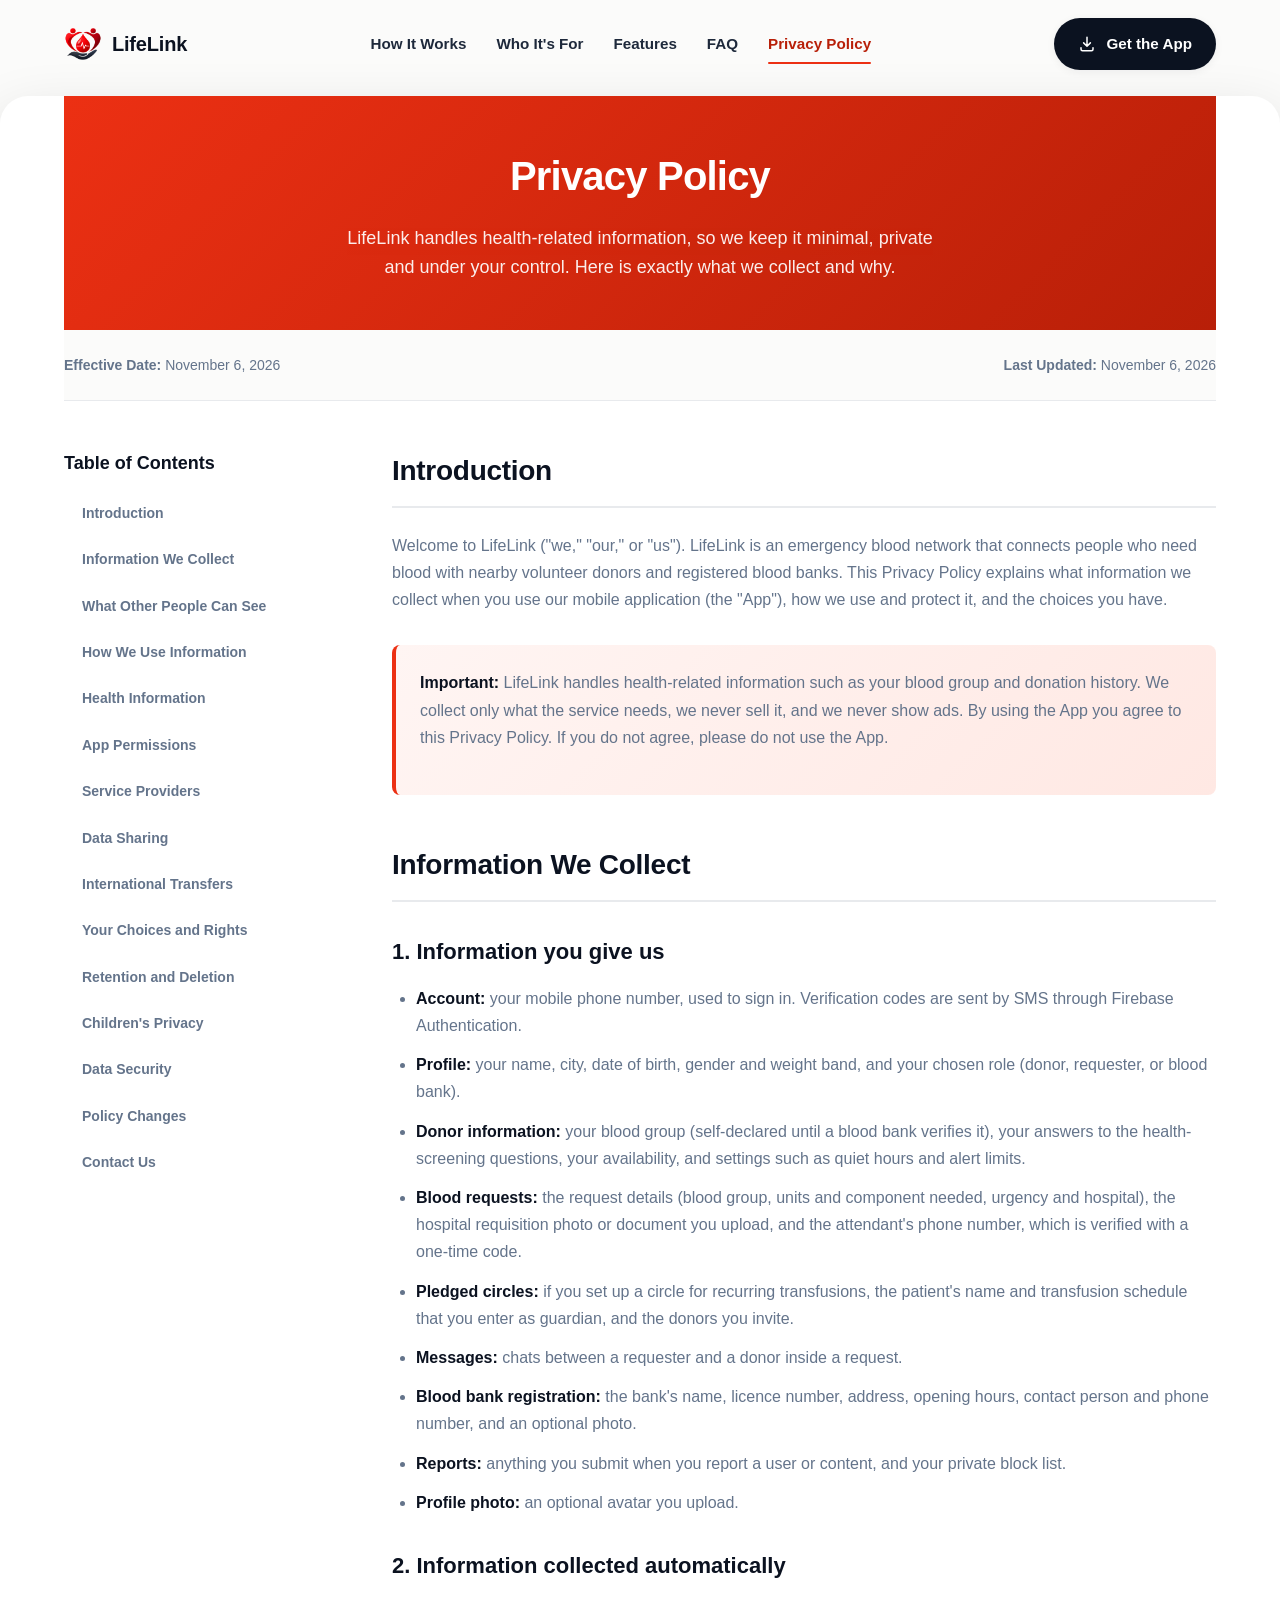
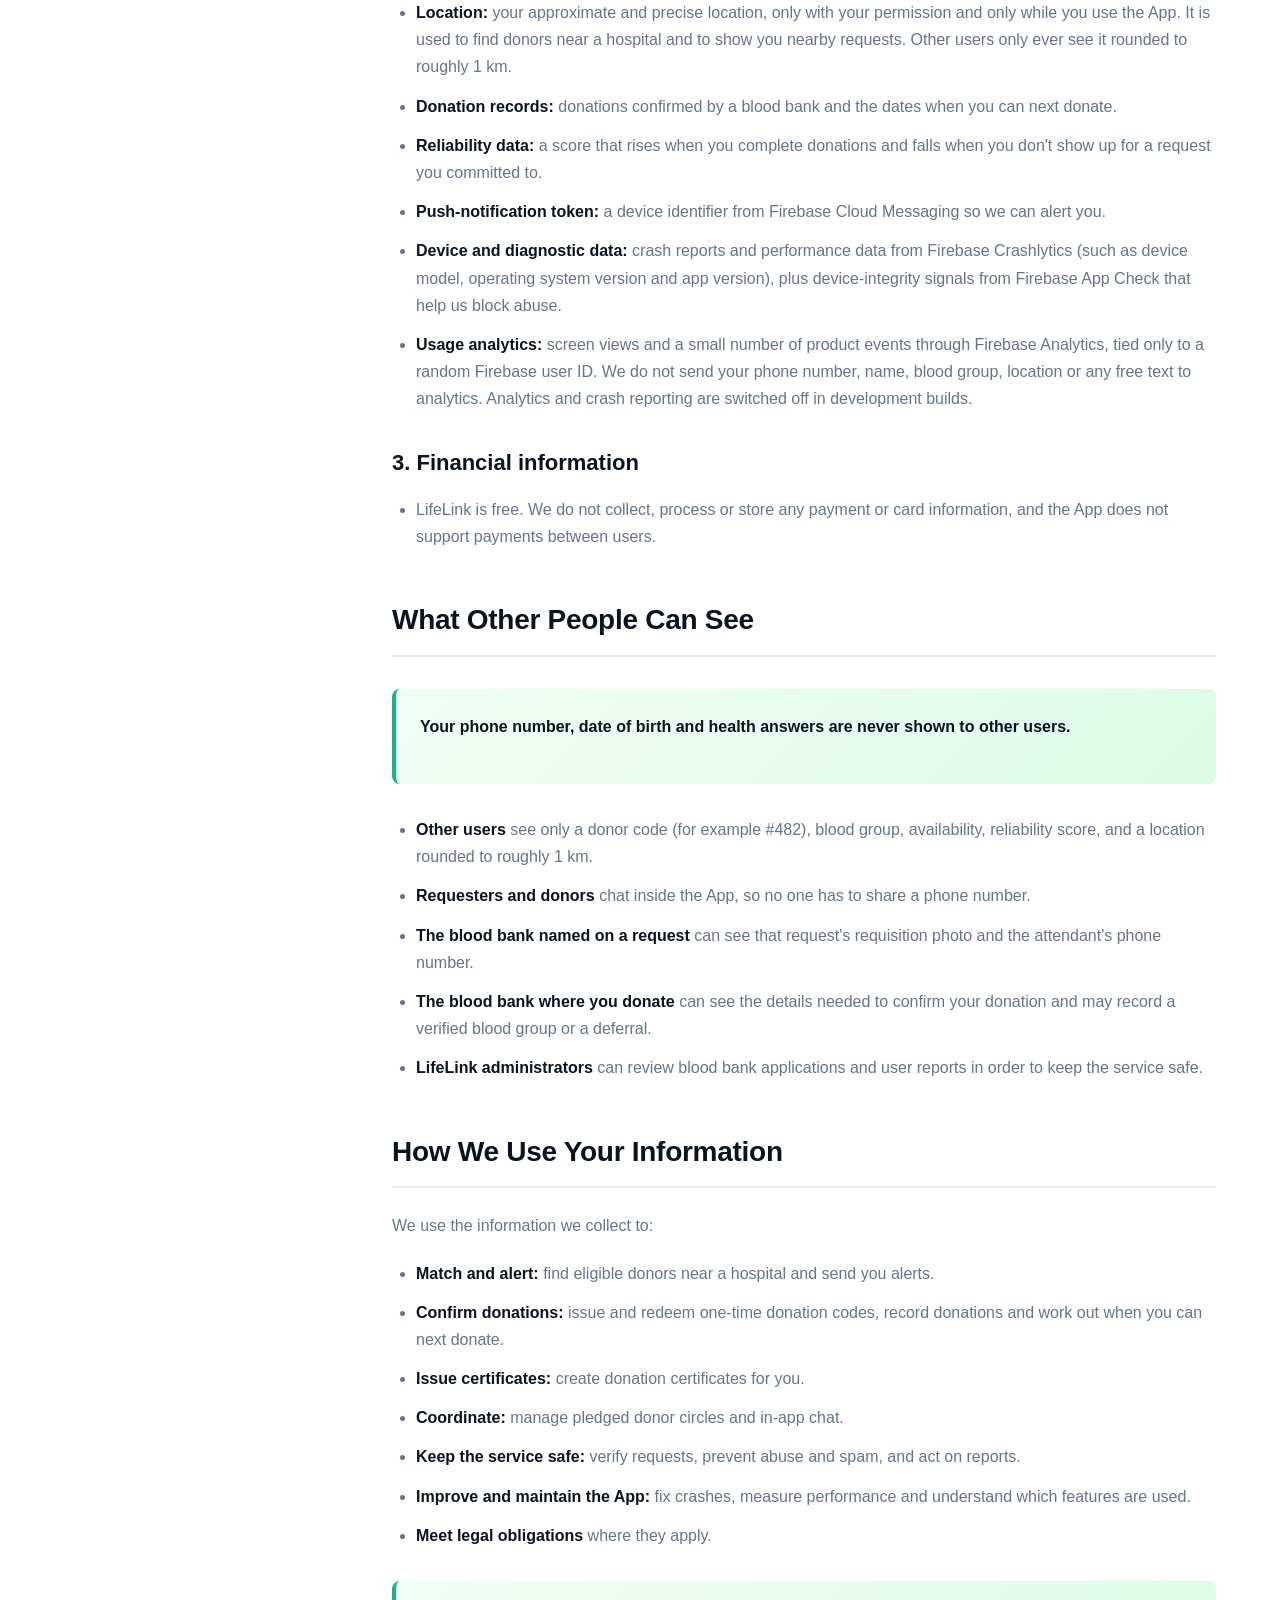
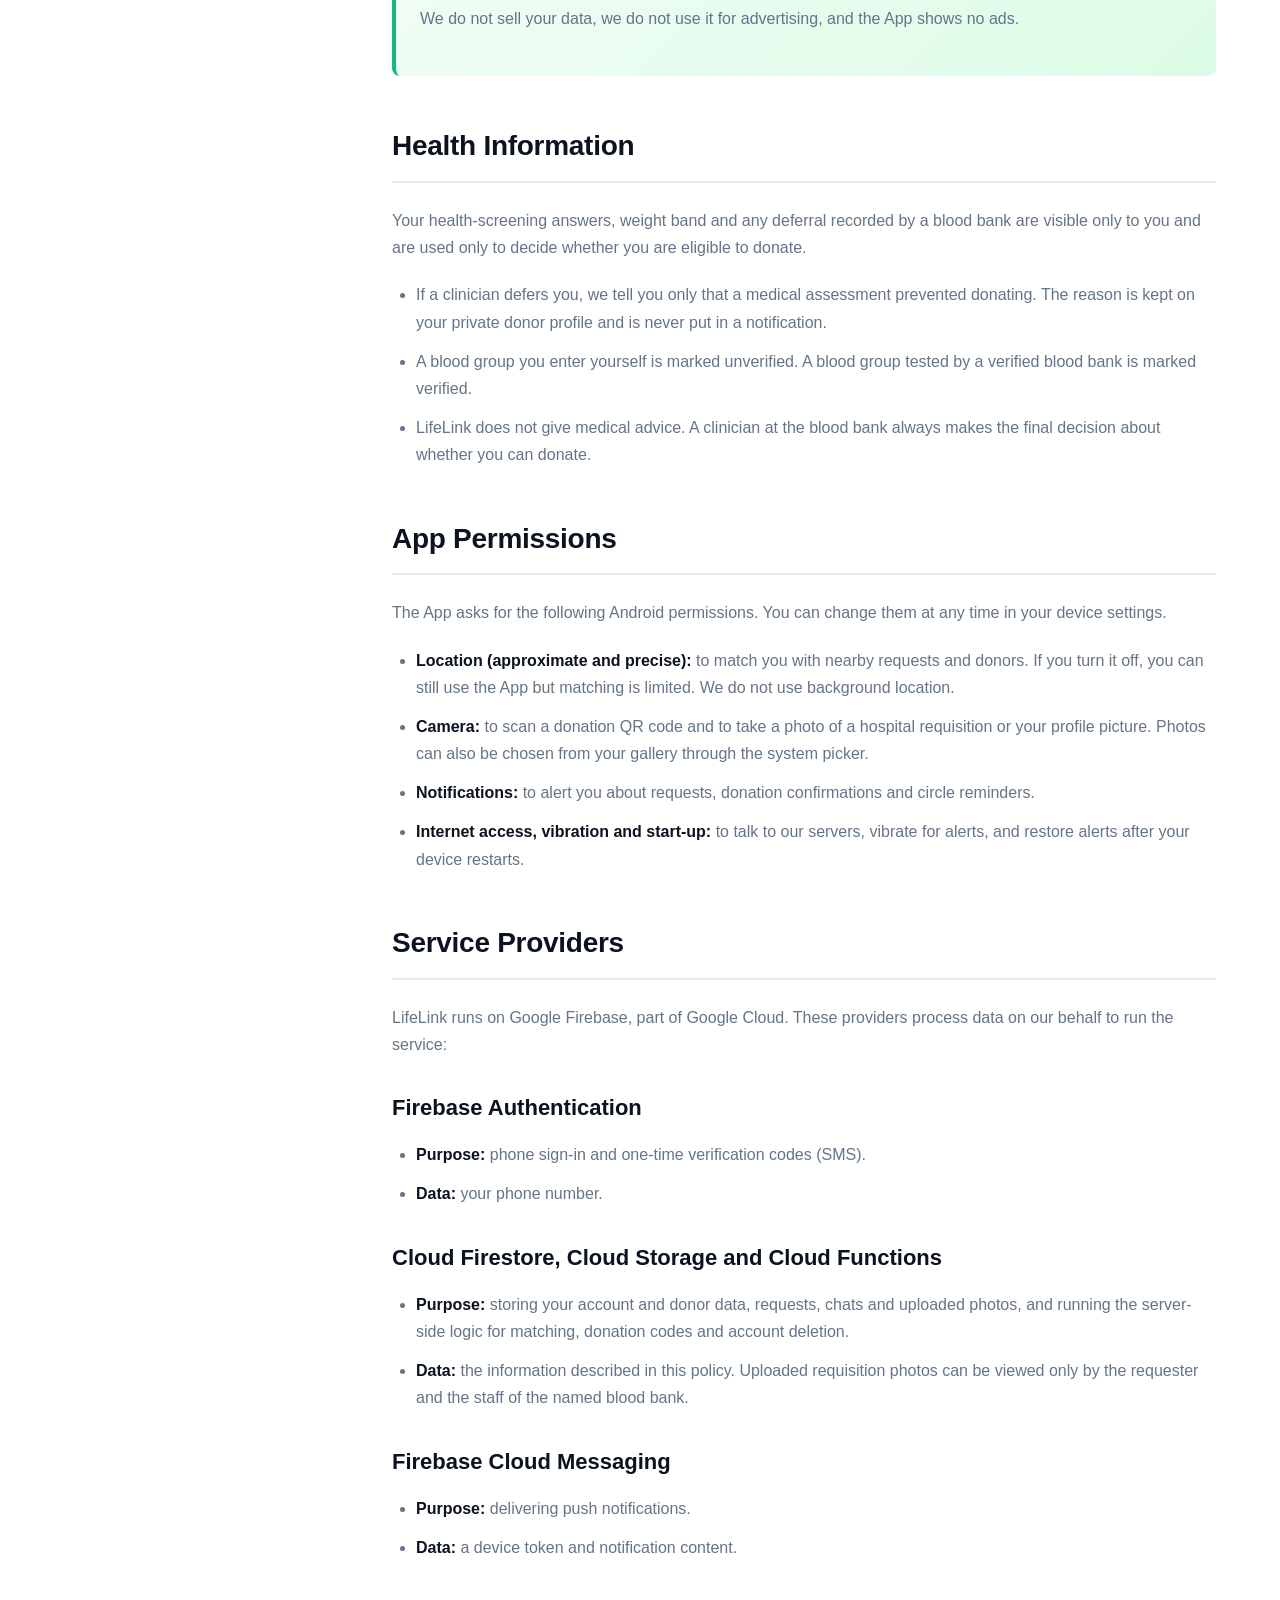
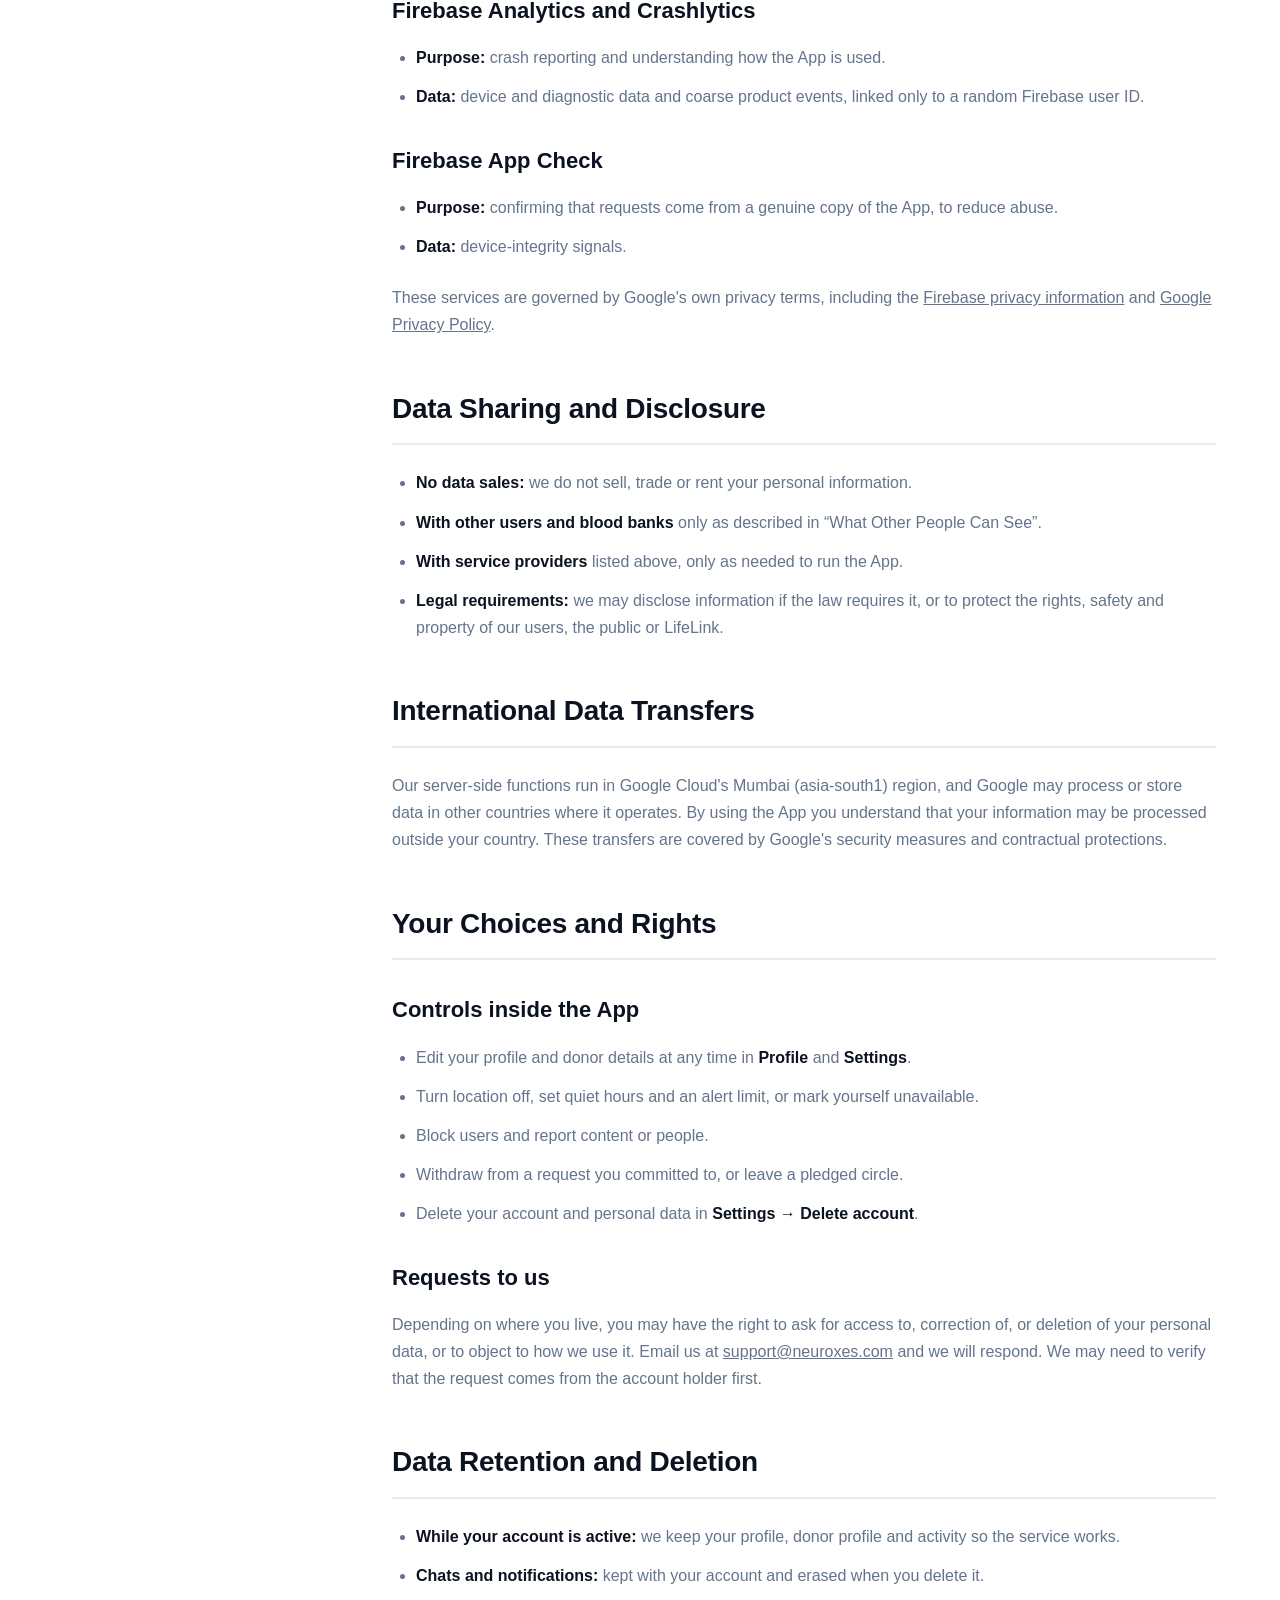
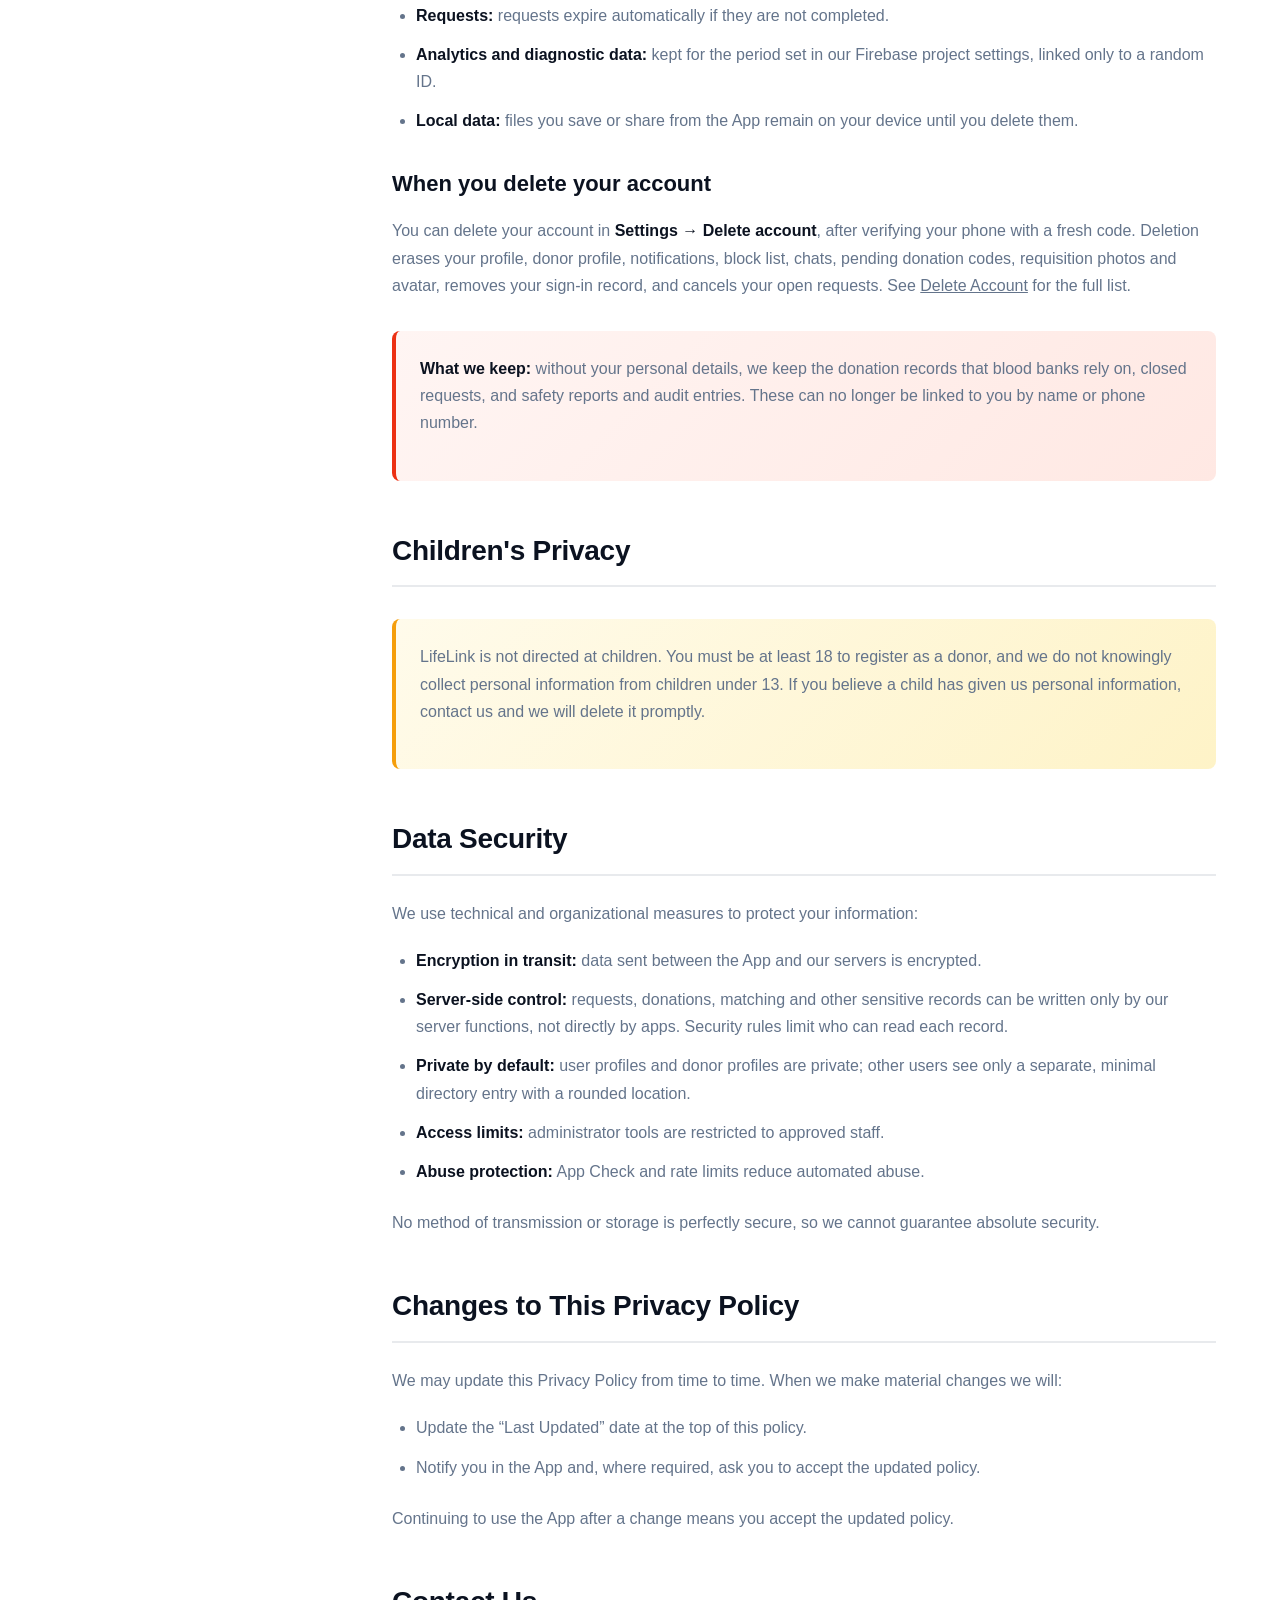
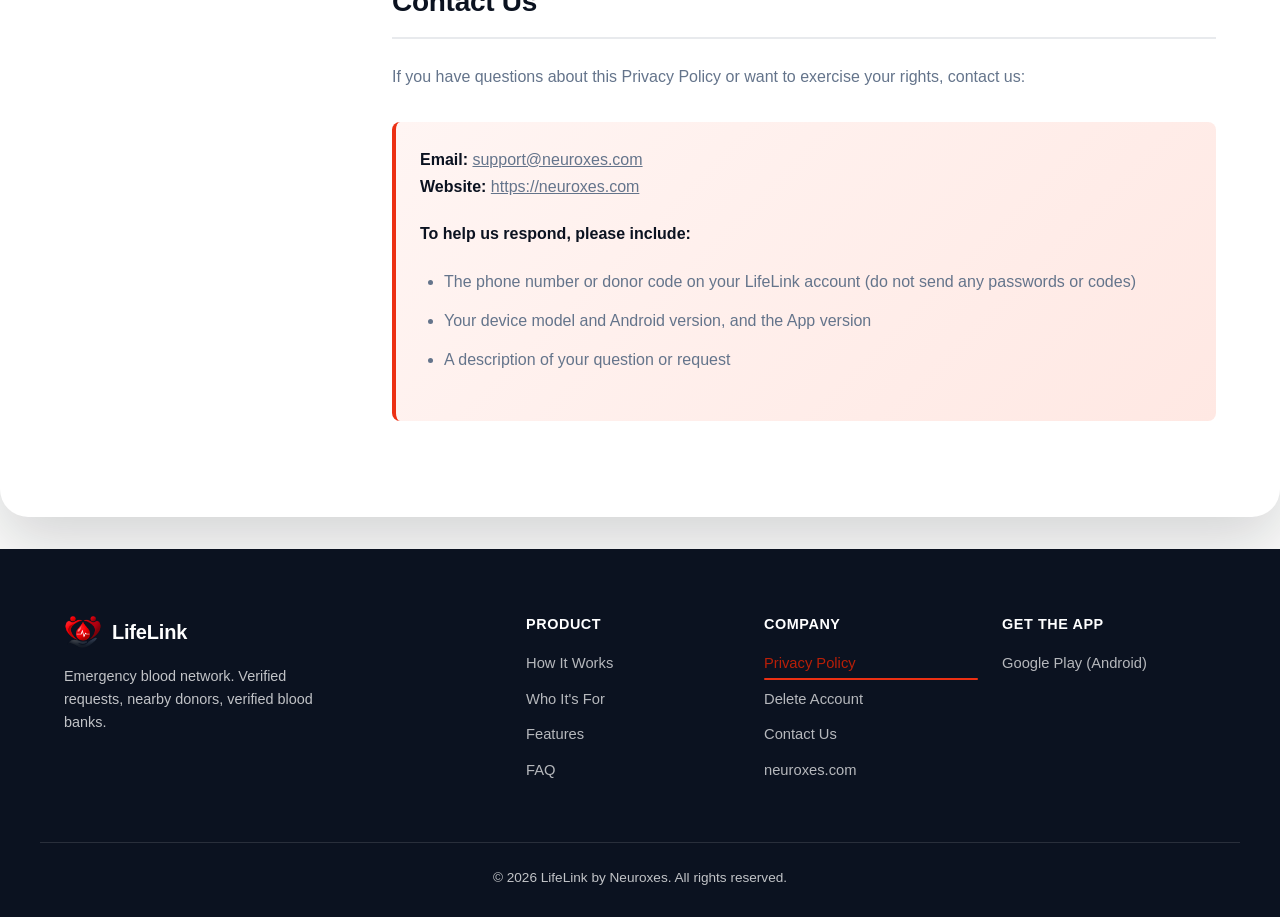
<file: privacy-policy/index.html>
<!DOCTYPE html>
<html lang="en">

<head>
    <meta charset="UTF-8">
    <meta name="viewport" content="width=device-width, initial-scale=1.0">
    <title>Privacy Policy | LifeLink</title>
    <meta name="description" content="Privacy Policy for the LifeLink app — what information we collect, who can see it, how we protect it, and how you can delete your account and data.">
    <meta name="robots" content="index, follow">
    <link rel="stylesheet" href="../style.css?v=3">
    <link rel="stylesheet" href="style.css?v=3">
    <link rel="icon" href="../logo.png" type="image/png">
    <script src="../script.js" defer></script>
</head>

<body>

    <!-- Header -->
    <header class="header" id="header">
        <div class="container header-content">
            <a href="../index.html#top" class="logo">
                <img src="../logo.png" alt="LifeLink logo" class="logo-img">
                <span class="logo-text">LifeLink</span>
            </a>

            <nav class="nav-links" id="navLinks">
                <a href="../index.html#how-it-works">How It Works</a>
                <a href="../index.html#who-its-for">Who It's For</a>
                <a href="../index.html#features">Features</a>
                <a href="../index.html#faq">FAQ</a>
                <a href="../privacy-policy/index.html" class="nav-current">Privacy Policy</a>
            </nav>

            <div class="header-actions">
                <div class="nav-buttons">
                    <a href="https://play.google.com/store/apps/details?id=com.neuroxes.lifelink" class="btn btn-primary" id="headerGetApp">
                        <svg viewBox="0 0 24 24" class="btn-icon" aria-hidden="true"><path fill="none" stroke="currentColor" stroke-width="2" stroke-linecap="round" stroke-linejoin="round" d="M12 3v12m0 0l-4.5-4.5M12 15l4.5-4.5M4 17v2a2 2 0 0 0 2 2h12a2 2 0 0 0 2-2v-2"/></svg>
                        <span class="btn-label">Get the App</span>
                    </a>
                </div>

                <button class="nav-toggle" id="navToggle" aria-label="Toggle navigation" aria-expanded="false">
                    <span></span><span></span><span></span>
                </button>
            </div>
        </div>
    </header>

    <main class="main">
        <div class="container">
            <section class="policy-hero">
                <h1>Privacy Policy</h1>
                <p>LifeLink handles health-related information, so we keep it minimal, private and under your control.
                    Here is exactly what we collect and why.</p>
            </section>

            <section class="meta-info">
                <div class="meta-info-row">
                    <span><strong>Effective Date:</strong> November 6, 2026</span>
                    <span><strong>Last Updated:</strong> November 6, 2026</span>
                </div>
            </section>

            <div class="content">
                <div class="content-wrapper">
                    <aside class="toc">
                        <h3>Table of Contents</h3>
                        <ul>
                            <li><a href="#introduction" class="toc-link">Introduction</a></li>
                            <li><a href="#information-we-collect" class="toc-link">Information We Collect</a></li>
                            <li><a href="#what-others-see" class="toc-link">What Other People Can See</a></li>
                            <li><a href="#how-we-use" class="toc-link">How We Use Information</a></li>
                            <li><a href="#health-information" class="toc-link">Health Information</a></li>
                            <li><a href="#permissions" class="toc-link">App Permissions</a></li>
                            <li><a href="#third-party" class="toc-link">Service Providers</a></li>
                            <li><a href="#data-sharing" class="toc-link">Data Sharing</a></li>
                            <li><a href="#international-transfers" class="toc-link">International Transfers</a></li>
                            <li><a href="#your-rights" class="toc-link">Your Choices and Rights</a></li>
                            <li><a href="#data-retention" class="toc-link">Retention and Deletion</a></li>
                            <li><a href="#childrens-privacy" class="toc-link">Children's Privacy</a></li>
                            <li><a href="#data-security" class="toc-link">Data Security</a></li>
                            <li><a href="#policy-changes" class="toc-link">Policy Changes</a></li>
                            <li><a href="#contact" class="toc-link">Contact Us</a></li>
                        </ul>
                    </aside>

                    <article class="article">
                        <section id="introduction" class="section">
                            <h2>Introduction</h2>
                            <p>Welcome to LifeLink ("we," "our," or "us"). LifeLink is an emergency blood network that connects
                                people who need blood with nearby volunteer donors and registered blood banks. This Privacy
                                Policy explains what information we collect when you use our mobile application (the "App"),
                                how we use and protect it, and the choices you have.</p>
                            <div class="highlight-box">
                                <p><strong>Important:</strong> LifeLink handles health-related information such as your blood group and donation history. We collect only what the service needs, we never sell it, and we never show ads. By using the App you agree to this Privacy Policy. If you do not agree, please do not use the App.</p>
                            </div>
                        </section>
                        <section id="information-we-collect" class="section">
                            <h2>Information We Collect</h2>
                            <h3>1. Information you give us</h3>
                            <ul>
                                <li><strong>Account:</strong> your mobile phone number, used to sign in. Verification codes are sent by SMS through Firebase Authentication.</li>
                                <li><strong>Profile:</strong> your name, city, date of birth, gender and weight band, and your chosen role (donor, requester, or blood bank).</li>
                                <li><strong>Donor information:</strong> your blood group (self-declared until a blood bank verifies it), your answers to the health-screening questions, your availability, and settings such as quiet hours and alert limits.</li>
                                <li><strong>Blood requests:</strong> the request details (blood group, units and component needed, urgency and hospital), the hospital requisition photo or document you upload, and the attendant's phone number, which is verified with a one-time code.</li>
                                <li><strong>Pledged circles:</strong> if you set up a circle for recurring transfusions, the patient's name and transfusion schedule that you enter as guardian, and the donors you invite.</li>
                                <li><strong>Messages:</strong> chats between a requester and a donor inside a request.</li>
                                <li><strong>Blood bank registration:</strong> the bank's name, licence number, address, opening hours, contact person and phone number, and an optional photo.</li>
                                <li><strong>Reports:</strong> anything you submit when you report a user or content, and your private block list.</li>
                                <li><strong>Profile photo:</strong> an optional avatar you upload.</li>
                            </ul>

                            <h3>2. Information collected automatically</h3>
                            <ul>
                                <li><strong>Location:</strong> your approximate and precise location, only with your permission and only while you use the App. It is used to find donors near a hospital and to show you nearby requests. Other users only ever see it rounded to roughly 1 km.</li>
                                <li><strong>Donation records:</strong> donations confirmed by a blood bank and the dates when you can next donate.</li>
                                <li><strong>Reliability data:</strong> a score that rises when you complete donations and falls when you don't show up for a request you committed to.</li>
                                <li><strong>Push-notification token:</strong> a device identifier from Firebase Cloud Messaging so we can alert you.</li>
                                <li><strong>Device and diagnostic data:</strong> crash reports and performance data from Firebase Crashlytics (such as device model, operating system version and app version), plus device-integrity signals from Firebase App Check that help us block abuse.</li>
                                <li><strong>Usage analytics:</strong> screen views and a small number of product events through Firebase Analytics, tied only to a random Firebase user ID. We do not send your phone number, name, blood group, location or any free text to analytics. Analytics and crash reporting are switched off in development builds.</li>
                            </ul>

                            <h3>3. Financial information</h3>
                            <ul>
                                <li>LifeLink is free. We do not collect, process or store any payment or card information, and the App does not support payments between users.</li>
                            </ul>
                        </section>
                        <section id="what-others-see" class="section">
                            <h2>What Other People Can See</h2>
                            <div class="highlight-box success">
                                <p><strong>Your phone number, date of birth and health answers are never shown to other users.</strong></p>
                            </div>
                            <ul>
                                <li><strong>Other users</strong> see only a donor code (for example #482), blood group, availability, reliability score, and a location rounded to roughly 1 km.</li>
                                <li><strong>Requesters and donors</strong> chat inside the App, so no one has to share a phone number.</li>
                                <li><strong>The blood bank named on a request</strong> can see that request's requisition photo and the attendant's phone number.</li>
                                <li><strong>The blood bank where you donate</strong> can see the details needed to confirm your donation and may record a verified blood group or a deferral.</li>
                                <li><strong>LifeLink administrators</strong> can review blood bank applications and user reports in order to keep the service safe.</li>
                            </ul>
                        </section>
                        <section id="how-we-use" class="section">
                            <h2>How We Use Your Information</h2>
                            <p>We use the information we collect to:</p>
                            <ul>
                                <li><strong>Match and alert:</strong> find eligible donors near a hospital and send you alerts.</li>
                                <li><strong>Confirm donations:</strong> issue and redeem one-time donation codes, record donations and work out when you can next donate.</li>
                                <li><strong>Issue certificates:</strong> create donation certificates for you.</li>
                                <li><strong>Coordinate:</strong> manage pledged donor circles and in-app chat.</li>
                                <li><strong>Keep the service safe:</strong> verify requests, prevent abuse and spam, and act on reports.</li>
                                <li><strong>Improve and maintain the App:</strong> fix crashes, measure performance and understand which features are used.</li>
                                <li><strong>Meet legal obligations</strong> where they apply.</li>
                            </ul>
                            <div class="highlight-box success">
                                <p>We do not sell your data, we do not use it for advertising, and the App shows no ads.</p>
                            </div>
                        </section>
                        <section id="health-information" class="section">
                            <h2>Health Information</h2>
                            <p>Your health-screening answers, weight band and any deferral recorded by a blood bank are visible
                                only to you and are used only to decide whether you are eligible to donate.</p>
                            <ul>
                                <li>If a clinician defers you, we tell you only that a medical assessment prevented donating. The reason is kept on your private donor profile and is never put in a notification.</li>
                                <li>A blood group you enter yourself is marked unverified. A blood group tested by a verified blood bank is marked verified.</li>
                                <li>LifeLink does not give medical advice. A clinician at the blood bank always makes the final decision about whether you can donate.</li>
                            </ul>
                        </section>
                        <section id="permissions" class="section">
                            <h2>App Permissions</h2>
                            <p>The App asks for the following Android permissions. You can change them at any time in your
                                device settings.</p>
                            <ul>
                                <li><strong>Location (approximate and precise):</strong> to match you with nearby requests and donors. If you turn it off, you can still use the App but matching is limited. We do not use background location.</li>
                                <li><strong>Camera:</strong> to scan a donation QR code and to take a photo of a hospital requisition or your profile picture. Photos can also be chosen from your gallery through the system picker.</li>
                                <li><strong>Notifications:</strong> to alert you about requests, donation confirmations and circle reminders.</li>
                                <li><strong>Internet access, vibration and start-up:</strong> to talk to our servers, vibrate for alerts, and restore alerts after your device restarts.</li>
                            </ul>
                        </section>
                        <section id="third-party" class="section">
                            <h2>Service Providers</h2>
                            <p>LifeLink runs on Google Firebase, part of Google Cloud. These providers process data on our
                                behalf to run the service:</p>

                            <h3>Firebase Authentication</h3>
                            <ul>
                                <li><strong>Purpose:</strong> phone sign-in and one-time verification codes (SMS).</li>
                                <li><strong>Data:</strong> your phone number.</li>
                            </ul>

                            <h3>Cloud Firestore, Cloud Storage and Cloud Functions</h3>
                            <ul>
                                <li><strong>Purpose:</strong> storing your account and donor data, requests, chats and uploaded photos, and running the server-side logic for matching, donation codes and account deletion.</li>
                                <li><strong>Data:</strong> the information described in this policy. Uploaded requisition photos can be viewed only by the requester and the staff of the named blood bank.</li>
                            </ul>

                            <h3>Firebase Cloud Messaging</h3>
                            <ul>
                                <li><strong>Purpose:</strong> delivering push notifications.</li>
                                <li><strong>Data:</strong> a device token and notification content.</li>
                            </ul>

                            <h3>Firebase Analytics and Crashlytics</h3>
                            <ul>
                                <li><strong>Purpose:</strong> crash reporting and understanding how the App is used.</li>
                                <li><strong>Data:</strong> device and diagnostic data and coarse product events, linked only to a random Firebase user ID.</li>
                            </ul>

                            <h3>Firebase App Check</h3>
                            <ul>
                                <li><strong>Purpose:</strong> confirming that requests come from a genuine copy of the App, to reduce abuse.</li>
                                <li><strong>Data:</strong> device-integrity signals.</li>
                            </ul>

                            <p>These services are governed by Google's own privacy terms, including the
                                <a href="https://firebase.google.com/support/privacy" target="_blank" rel="noopener">Firebase privacy information</a>
                                and <a href="https://policies.google.com/privacy" target="_blank" rel="noopener">Google Privacy Policy</a>.</p>
                        </section>
                        <section id="data-sharing" class="section">
                            <h2>Data Sharing and Disclosure</h2>
                            <ul>
                                <li><strong>No data sales:</strong> we do not sell, trade or rent your personal information.</li>
                                <li><strong>With other users and blood banks</strong> only as described in &ldquo;What Other People Can See&rdquo;.</li>
                                <li><strong>With service providers</strong> listed above, only as needed to run the App.</li>
                                <li><strong>Legal requirements:</strong> we may disclose information if the law requires it, or to protect the rights, safety and property of our users, the public or LifeLink.</li>
                            </ul>
                        </section>
                        <section id="international-transfers" class="section">
                            <h2>International Data Transfers</h2>
                            <p>Our server-side functions run in Google Cloud's Mumbai (asia-south1) region, and Google may
                                process or store data in other countries where it operates. By using the App you understand
                                that your information may be processed outside your country. These transfers are covered by
                                Google's security measures and contractual protections.</p>
                        </section>
                        <section id="your-rights" class="section">
                            <h2>Your Choices and Rights</h2>
                            <h3>Controls inside the App</h3>
                            <ul>
                                <li>Edit your profile and donor details at any time in <strong>Profile</strong> and <strong>Settings</strong>.</li>
                                <li>Turn location off, set quiet hours and an alert limit, or mark yourself unavailable.</li>
                                <li>Block users and report content or people.</li>
                                <li>Withdraw from a request you committed to, or leave a pledged circle.</li>
                                <li>Delete your account and personal data in <strong>Settings → Delete account</strong>.</li>
                            </ul>

                            <h3>Requests to us</h3>
                            <p>Depending on where you live, you may have the right to ask for access to, correction of, or
                                deletion of your personal data, or to object to how we use it. Email us at
                                <a href="mailto:support@neuroxes.com">support@neuroxes.com</a> and we will respond. We may need to verify that the
                                request comes from the account holder first.</p>
                        </section>
                        <section id="data-retention" class="section">
                            <h2>Data Retention and Deletion</h2>
                            <ul>
                                <li><strong>While your account is active:</strong> we keep your profile, donor profile and activity so the service works.</li>
                                <li><strong>Chats and notifications:</strong> kept with your account and erased when you delete it.</li>
                                <li><strong>Requests:</strong> requests expire automatically if they are not completed.</li>
                                <li><strong>Analytics and diagnostic data:</strong> kept for the period set in our Firebase project settings, linked only to a random ID.</li>
                                <li><strong>Local data:</strong> files you save or share from the App remain on your device until you delete them.</li>
                            </ul>

                            <h3>When you delete your account</h3>
                            <p>You can delete your account in <strong>Settings → Delete account</strong>, after verifying your
                                phone with a fresh code. Deletion erases your profile, donor profile, notifications, block
                                list, chats, pending donation codes, requisition photos and avatar, removes your sign-in
                                record, and cancels your open requests. See <a href="../delete-account/index.html">Delete
                                Account</a> for the full list.</p>
                            <div class="highlight-box">
                                <p><strong>What we keep:</strong> without your personal details, we keep the donation records that blood banks rely on, closed requests, and safety reports and audit entries. These can no longer be linked to you by name or phone number.</p>
                            </div>
                        </section>
                        <section id="childrens-privacy" class="section">
                            <h2>Children's Privacy</h2>
                            <div class="highlight-box warning">
                                <p>LifeLink is not directed at children. You must be at least 18 to register as a donor, and we do not knowingly collect personal information from children under 13. If you believe a child has given us personal information, contact us and we will delete it promptly.</p>
                            </div>
                        </section>
                        <section id="data-security" class="section">
                            <h2>Data Security</h2>
                            <p>We use technical and organizational measures to protect your information:</p>
                            <ul>
                                <li><strong>Encryption in transit:</strong> data sent between the App and our servers is encrypted.</li>
                                <li><strong>Server-side control:</strong> requests, donations, matching and other sensitive records can be written only by our server functions, not directly by apps. Security rules limit who can read each record.</li>
                                <li><strong>Private by default:</strong> user profiles and donor profiles are private; other users see only a separate, minimal directory entry with a rounded location.</li>
                                <li><strong>Access limits:</strong> administrator tools are restricted to approved staff.</li>
                                <li><strong>Abuse protection:</strong> App Check and rate limits reduce automated abuse.</li>
                            </ul>
                            <p>No method of transmission or storage is perfectly secure, so we cannot guarantee absolute
                                security.</p>
                        </section>
                        <section id="policy-changes" class="section">
                            <h2>Changes to This Privacy Policy</h2>
                            <p>We may update this Privacy Policy from time to time. When we make material changes we will:</p>
                            <ul>
                                <li>Update the &ldquo;Last Updated&rdquo; date at the top of this policy.</li>
                                <li>Notify you in the App and, where required, ask you to accept the updated policy.</li>
                            </ul>
                            <p>Continuing to use the App after a change means you accept the updated policy.</p>
                        </section>
                        <section id="contact" class="section">
                            <h2>Contact Us</h2>
                            <p>If you have questions about this Privacy Policy or want to exercise your rights, contact us:</p>

                            <div class="highlight-box">
                                <p>
                                    <strong>Email:</strong>
                                    <a href="mailto:support@neuroxes.com">support@neuroxes.com</a><br>
                                    <strong>Website:</strong>
                                    <a href="https://neuroxes.com">https://neuroxes.com</a>
                                </p>

                                <p style="margin-top: 1rem;"><strong>To help us respond, please include:</strong></p>
                                <ul style="margin-top: 0.5rem;">
                                    <li>The phone number or donor code on your LifeLink account (do not send any passwords or codes)</li>
                                    <li>Your device model and Android version, and the App version</li>
                                    <li>A description of your question or request</li>
                                </ul>
                            </div>
                        </section>
                    </article>
                </div>
            </div>
        </div>
    </main>

    <footer class="footer">
        <div class="container footer-content">
            <div class="footer-brand">
                <a href="../index.html#top" class="logo">
                    <img src="../logo.png" alt="LifeLink logo" class="logo-img">
                    <span class="logo-text">LifeLink</span>
                </a>
                <p>Emergency blood network. Verified requests, nearby donors, verified blood banks.</p>
            </div>

            <div class="footer-links">
                <div class="footer-col">
                    <h4>Product</h4>
                    <a href="../index.html#how-it-works">How It Works</a>
                    <a href="../index.html#who-its-for">Who It's For</a>
                    <a href="../index.html#features">Features</a>
                    <a href="../index.html#faq">FAQ</a>
                </div>
                <div class="footer-col">
                    <h4>Company</h4>
                    <a href="../privacy-policy/index.html" class="nav-current">Privacy Policy</a>
                    <a href="../delete-account/index.html">Delete Account</a>
                    <a href="mailto:support@neuroxes.com">Contact Us</a>
                    <a href="https://neuroxes.com">neuroxes.com</a>
                </div>
                <div class="footer-col">
                    <h4>Get the App</h4>
                    <a href="https://play.google.com/store/apps/details?id=com.neuroxes.lifelink">Google Play (Android)</a>
                </div>
            </div>
        </div>
        <div class="container footer-bottom">
            <p>&copy; <span id="footerYear">2026</span> LifeLink by Neuroxes. All rights reserved.</p>
        </div>
    </footer>

</body>

</html>
</file>
<file: style.css>
/* ============================
   LifeLink — Landing Page
   ============================ */

:root {
    --primary: #ec3013;
    --primary-dark: #b81f08;
    --primary-light: #ff7a63;
    --gold: #1f2944; /* LifeLink navy (the hand in the logo) */
    --ink: #0b1220;
    --ink-soft: #1e293b;
    --muted: #64748b;
    --bg: #fbfbfa;
    --surface: #ffffff;
    --border: #e8eaed;
    --shadow-sm: 0 2px 8px rgba(11, 18, 32, 0.06);
    --shadow-md: 0 12px 32px rgba(11, 18, 32, 0.10);
    --shadow-lg: 0 24px 60px rgba(11, 18, 32, 0.16);
    --radius-sm: 10px;
    --radius-md: 18px;
    --radius-lg: 28px;
    --font: -apple-system, BlinkMacSystemFont, "Segoe UI", Roboto, Helvetica, Arial, sans-serif;
}

* {
    margin: 0;
    padding: 0;
    box-sizing: border-box;
}

html {
    scroll-behavior: smooth;
}

body {
    font-family: var(--font);
    color: var(--ink-soft);
    background: var(--bg);
    line-height: 1.6;
    overflow-x: hidden;
}

img {
    max-width: 100%;
    display: block;
}

a {
    color: inherit;
}

.container {
    max-width: 1200px;
    margin: 0 auto;
    padding: 0 24px;
}

.eyebrow {
    display: inline-block;
    font-size: 0.8rem;
    font-weight: 700;
    letter-spacing: 0.06em;
    text-transform: uppercase;
    color: var(--primary-dark);
    background: rgba(236, 48, 19, 0.1);
    padding: 6px 14px;
    border-radius: 999px;
    margin-bottom: 1.1rem;
}

.eyebrow-row {
    display: flex;
    flex-wrap: wrap;
    gap: 10px;
    margin-bottom: 1.1rem;
}

.eyebrow-row .eyebrow {
    margin-bottom: 0;
}

.eyebrow-rating {
    display: inline-flex;
    align-items: center;
    gap: 5px;
    color: var(--gold);
    background: rgba(31, 41, 68, 0.10);
}

.star-icon {
    width: 13px;
    height: 13px;
    flex-shrink: 0;
}

.text-gradient {
    background: linear-gradient(120deg, var(--primary) 10%, var(--primary-dark) 90%);
    -webkit-background-clip: text;
    -webkit-text-fill-color: transparent;
    background-clip: text;
}

/* ---------- Buttons ---------- */
.btn {
    display: inline-flex;
    align-items: center;
    justify-content: center;
    gap: 10px;
    padding: 12px 22px;
    border-radius: 999px;
    text-decoration: none;
    font-weight: 600;
    font-size: 0.95rem;
    border: 2px solid transparent;
    cursor: pointer;
    transition: transform 0.2s ease, box-shadow 0.2s ease, background 0.2s ease, color 0.2s ease, border-color 0.2s ease;
    white-space: nowrap;
}

.btn-icon {
    width: 18px;
    height: 18px;
    flex-shrink: 0;
}

.btn-primary {
    background: var(--ink);
    color: #fff;
    box-shadow: var(--shadow-sm);
}

.btn-primary:hover {
    background: var(--primary-dark);
    transform: translateY(-2px);
    box-shadow: var(--shadow-md);
}

.btn-ghost {
    background: transparent;
    color: var(--ink);
    border-color: var(--border);
}

.btn-ghost:hover {
    border-color: var(--ink);
    transform: translateY(-2px);
}

.btn-outline {
    background: transparent;
    color: var(--ink);
    border-color: var(--border);
}

.btn-outline:hover {
    border-color: var(--primary);
    color: var(--primary-dark);
}

.btn-block {
    width: 100%;
}

.btn-lg {
    padding: 15px 30px;
    font-size: 1rem;
}

.btn-cta {
    background: #fff;
    color: var(--primary-dark);
}

.btn-cta:hover {
    transform: translateY(-2px);
    box-shadow: 0 16px 32px rgba(0, 0, 0, 0.18);
}

/* ---------- Header ---------- */
.header {
    position: fixed;
    top: 0;
    left: 0;
    right: 0;
    z-index: 200;
    padding: 18px 0;
    transition: all 0.3s ease;
}

.header-content {
    display: flex;
    align-items: center;
    justify-content: space-between;
    gap: 24px;
}

.header.scrolled {
    padding: 10px 0;
    background: rgba(251, 251, 250, 0.85);
    backdrop-filter: blur(14px);
    -webkit-backdrop-filter: blur(14px);
    box-shadow: var(--shadow-sm);
}

.logo {
    display: flex;
    align-items: center;
    gap: 10px;
    text-decoration: none;
    flex-shrink: 0;
}

.logo-img {
    width: 38px;
    height: 38px;
    object-fit: cover;
    border-radius: 9px;
}

.logo-text {
    font-size: 1.25rem;
    font-weight: 800;
    color: var(--ink);
    letter-spacing: -0.01em;
}

.nav-links {
    display: flex;
    align-items: center;
    gap: 30px;
    font-size: 0.95rem;
    font-weight: 600;
}

.header-actions {
    display: flex;
    align-items: center;
    gap: 14px;
    flex-shrink: 0;
}

.nav-links a {
    text-decoration: none;
    color: var(--ink-soft);
    position: relative;
    padding: 4px 0;
    transition: color 0.2s ease;
}

.nav-links a:hover {
    color: var(--primary-dark);
}

.nav-toggle {
    display: none;
    flex-direction: column;
    justify-content: center;
    gap: 5px;
    width: 40px;
    height: 40px;
    border: none;
    background: transparent;
    cursor: pointer;
    flex-shrink: 0;
}

.nav-toggle span {
    display: block;
    height: 2px;
    width: 22px;
    background: var(--ink);
    margin: 0 auto;
    transition: transform 0.25s ease, opacity 0.25s ease;
}

.nav-toggle.open span:nth-child(1) {
    transform: translateY(7px) rotate(45deg);
}

.nav-toggle.open span:nth-child(2) {
    opacity: 0;
}

.nav-toggle.open span:nth-child(3) {
    transform: translateY(-7px) rotate(-45deg);
}

/* ---------- Hero ---------- */
.hero {
    position: relative;
    padding: 168px 0 100px;
    overflow: hidden;
}

.hero-bg {
    position: absolute;
    inset: 0;
    z-index: -1;
    background:
        radial-gradient(560px 400px at 85% -5%, rgba(236, 48, 19, 0.16), transparent 60%),
        radial-gradient(500px 380px at 5% 20%, rgba(31, 41, 68, 0.12), transparent 60%),
        var(--bg);
}

.hero-content {
    display: grid;
    grid-template-columns: 1.05fr 0.95fr;
    align-items: center;
    gap: 40px;
}

.hero-text h1 {
    font-size: clamp(2.3rem, 4.2vw, 3.6rem);
    font-weight: 800;
    line-height: 1.12;
    letter-spacing: -0.02em;
    color: var(--ink);
    margin-bottom: 1.3rem;
}

.hero-sub {
    font-size: 1.15rem;
    color: var(--muted);
    max-width: 520px;
    margin-bottom: 2.1rem;
}

.hero-actions {
    display: flex;
    align-items: center;
    gap: 16px;
    flex-wrap: wrap;
    margin-bottom: 2.6rem;
}

.hero-trust {
    display: flex;
    flex-wrap: wrap;
    row-gap: 18px;
    column-gap: 32px;
}

.hero-trust-item {
    display: flex;
    flex-direction: column;
}

.hero-trust-item strong {
    font-size: 1.6rem;
    font-weight: 800;
    color: var(--ink);
}

.hero-trust-item span {
    font-size: 0.85rem;
    color: var(--muted);
}

/* ---------- Store badges ---------- */
.store-badges {
    display: flex;
    flex-wrap: wrap;
    gap: 12px;
}

.btn-store {
    display: inline-flex;
    align-items: center;
    gap: 10px;
    background: var(--ink);
    color: #fff;
    padding: 10px 18px;
    border-radius: 12px;
    text-decoration: none;
    box-shadow: var(--shadow-sm);
    transition: transform 0.2s ease, box-shadow 0.2s ease, background 0.2s ease;
}

.btn-store:hover {
    transform: translateY(-2px);
    box-shadow: var(--shadow-md);
    background: var(--primary-dark);
}

.btn-store-icon {
    width: 24px;
    height: 24px;
    flex-shrink: 0;
}

.btn-store-text {
    display: flex;
    flex-direction: column;
    font-weight: 700;
    font-size: 1rem;
    line-height: 1.15;
}

.btn-store-text small {
    font-size: 0.62rem;
    font-weight: 600;
    letter-spacing: 0.04em;
    text-transform: uppercase;
    opacity: 0.8;
}

.btn-store-light {
    background: #fff;
    color: var(--ink);
}

.btn-store-light:hover {
    background: rgba(255, 255, 255, 0.9);
    color: var(--primary-dark);
    transform: translateY(-2px);
}

/* ---------- Social proof rating strip ---------- */
.rating-strip {
    background: var(--surface);
    border-top: 1px solid var(--border);
    border-bottom: 1px solid var(--border);
    padding: 20px 0;
}

.rating-strip-inner {
    display: flex;
    align-items: center;
    justify-content: center;
    flex-wrap: wrap;
    gap: 14px;
    text-align: center;
}

.rating-stars {
    display: flex;
    gap: 3px;
    color: var(--gold);
}

.rating-stars svg {
    width: 18px;
    height: 18px;
}

.rating-text,
.rating-platforms {
    font-size: 0.92rem;
    color: var(--ink-soft);
}

.rating-text strong,
.rating-platforms strong {
    color: var(--ink);
    font-weight: 800;
}

.rating-divider {
    width: 1px;
    height: 16px;
    background: var(--border);
}

.cta-rating {
    display: inline-flex;
    align-items: center;
    gap: 8px;
    background: rgba(255, 255, 255, 0.16);
    color: #fff;
    font-weight: 700;
    font-size: 0.85rem;
    padding: 8px 16px;
    border-radius: 999px;
    margin-bottom: 1.4rem;
}

.cta-rating svg {
    width: 16px;
    height: 16px;
    color: #ffd166;
    flex-shrink: 0;
}

.store-badges-cta {
    justify-content: center;
}

.footer-rating {
    display: block;
    margin-top: 4px;
    font-size: 0.85rem;
    color: var(--gold);
    font-weight: 700;
    letter-spacing: 0.02em;
}

.hero-visual {
    position: relative;
    display: flex;
    justify-content: center;
    align-items: center;
}

.phone-mockup {
    position: relative;
    width: min(300px, 78vw);
    border-radius: 42px;
    border: 8px solid var(--ink);
    overflow: hidden;
    box-shadow: var(--shadow-lg);
    background: var(--ink);
    z-index: 2;
    animation: floatY 6s ease-in-out infinite;
}

.phone-mockup img {
    width: 100%;
    display: block;
}

.floating-card {
    position: absolute;
    display: flex;
    align-items: center;
    gap: 10px;
    background: var(--surface);
    border-radius: var(--radius-sm);
    box-shadow: var(--shadow-md);
    padding: 8px;
    width: 168px;
    z-index: 3;
}

.floating-card img {
    width: 44px;
    height: 44px;
    border-radius: 8px;
    object-fit: cover;
    flex-shrink: 0;
}

.floating-card span {
    font-size: 0.8rem;
    font-weight: 700;
    color: var(--ink);
    line-height: 1.25;
}

.card-style-1 {
    top: 6%;
    left: -6%;
    animation: floatY 5s ease-in-out infinite;
    animation-delay: 0.4s;
}

.card-style-2 {
    bottom: 10%;
    right: -8%;
    animation: floatY 5.5s ease-in-out infinite;
    animation-delay: 0.9s;
}

.floating-chip {
    position: absolute;
    z-index: 3;
    background: var(--ink);
    color: #fff;
    font-size: 0.75rem;
    font-weight: 700;
    padding: 8px 14px;
    border-radius: 999px;
    box-shadow: var(--shadow-md);
    white-space: nowrap;
}

.chip-1 {
    top: 42%;
    left: -12%;
}

.chip-2 {
    bottom: 26%;
    right: -10%;
}

@keyframes floatY {

    0%,
    100% {
        transform: translateY(0);
    }

    50% {
        transform: translateY(-14px);
    }
}

/* ---------- Section scaffolding ---------- */
.section-block {
    padding: 96px 0;
}

.section-tint {
    background: linear-gradient(180deg, rgba(236, 48, 19, 0.05), rgba(236, 48, 19, 0));
}

.section-head {
    text-align: center;
    max-width: 620px;
    margin: 0 auto 3.5rem;
}

.section-head h2 {
    font-size: clamp(1.8rem, 3vw, 2.5rem);
    font-weight: 800;
    letter-spacing: -0.02em;
    color: var(--ink);
    margin-bottom: 0.9rem;
}

.section-head p {
    color: var(--muted);
    font-size: 1.05rem;
}

/* ---------- Steps ---------- */
.steps-grid {
    display: grid;
    grid-template-columns: repeat(3, 1fr);
    gap: 28px;
}

.step-card {
    position: relative;
    background: var(--surface);
    border: 1px solid var(--border);
    border-radius: var(--radius-md);
    padding: 36px 28px;
    transition: transform 0.25s ease, box-shadow 0.25s ease;
}

.step-card:hover {
    transform: translateY(-6px);
    box-shadow: var(--shadow-md);
}

.step-number {
    font-size: 0.85rem;
    font-weight: 800;
    color: var(--primary);
    letter-spacing: 0.05em;
    margin-bottom: 1rem;
}

.step-icon {
    width: 52px;
    height: 52px;
    border-radius: 14px;
    background: var(--ink);
    color: var(--primary-light);
    display: flex;
    align-items: center;
    justify-content: center;
    margin-bottom: 1.4rem;
}

.step-icon svg {
    width: 26px;
    height: 26px;
}

.step-card h3 {
    font-size: 1.2rem;
    font-weight: 700;
    color: var(--ink);
    margin-bottom: 0.6rem;
}

.step-card p {
    color: var(--muted);
    font-size: 0.95rem;
}

/* ---------- Style tabs & grid ---------- */
.style-tabs {
    display: flex;
    justify-content: center;
    flex-wrap: wrap;
    gap: 10px;
    margin-bottom: 2.6rem;
}

.tab-btn {
    padding: 10px 22px;
    border-radius: 999px;
    border: 1px solid var(--border);
    background: var(--surface);
    color: var(--ink-soft);
    font-weight: 700;
    font-size: 0.9rem;
    cursor: pointer;
    transition: all 0.2s ease;
}

.tab-btn:hover {
    border-color: var(--primary);
    color: var(--primary-dark);
}

.tab-btn.active {
    background: var(--ink);
    border-color: var(--ink);
    color: #fff;
}

.style-grid {
    display: grid;
    grid-template-columns: repeat(4, 1fr);
    gap: 20px;
}

.style-card {
    position: relative;
    border-radius: var(--radius-md);
    overflow: hidden;
    aspect-ratio: 3/4;
    box-shadow: var(--shadow-sm);
    transition: transform 0.3s ease, box-shadow 0.3s ease;
    animation: fadeUp 0.4s ease both;
}

.style-card:hover {
    transform: translateY(-6px) scale(1.015);
    box-shadow: var(--shadow-md);
}

.style-card img {
    width: 100%;
    height: 100%;
    object-fit: cover;
    transition: transform 0.4s ease;
}

.style-card:hover img {
    transform: scale(1.06);
}

.style-card figcaption {
    position: absolute;
    left: 0;
    right: 0;
    bottom: 0;
    padding: 24px 14px 12px;
    background: linear-gradient(0deg, rgba(11, 18, 32, 0.85), rgba(11, 18, 32, 0));
    color: #fff;
    font-weight: 700;
    font-size: 0.9rem;
}

.style-note {
    text-align: center;
    color: var(--muted);
    margin-top: 2.2rem;
    font-size: 0.9rem;
}

@keyframes fadeUp {
    from {
        opacity: 0;
        transform: translateY(14px);
    }

    to {
        opacity: 1;
        transform: translateY(0);
    }
}

/* ---------- Features ---------- */
.features-grid {
    display: grid;
    grid-template-columns: repeat(3, 1fr);
    gap: 24px;
}

.feature-card {
    background: var(--surface);
    border: 1px solid var(--border);
    border-radius: var(--radius-md);
    padding: 32px 26px;
    transition: transform 0.25s ease, box-shadow 0.25s ease;
}

.feature-card:hover {
    transform: translateY(-6px);
    box-shadow: var(--shadow-md);
}

.feature-icon {
    width: 50px;
    height: 50px;
    border-radius: 13px;
    display: flex;
    align-items: center;
    justify-content: center;
    margin-bottom: 1.3rem;
}

.feature-icon svg {
    width: 24px;
    height: 24px;
}

.icon-teal {
    background: rgba(236, 48, 19, 0.12);
    color: var(--primary-dark);
}

.icon-gold {
    background: rgba(31, 41, 68, 0.10);
    color: var(--gold);
}

.feature-card h3 {
    font-size: 1.1rem;
    font-weight: 700;
    color: var(--ink);
    margin-bottom: 0.55rem;
}

.feature-card p {
    color: var(--muted);
    font-size: 0.95rem;
}

/* ---------- Pricing ---------- */
.pricing-grid {
    display: grid;
    grid-template-columns: repeat(3, 1fr);
    gap: 24px;
    align-items: stretch;
    margin-bottom: 3rem;
}

.price-card {
    position: relative;
    background: var(--surface);
    border: 1px solid var(--border);
    border-radius: var(--radius-md);
    padding: 34px 28px;
    display: flex;
    flex-direction: column;
    transition: transform 0.25s ease, box-shadow 0.25s ease;
}

.price-card:hover {
    transform: translateY(-6px);
    box-shadow: var(--shadow-md);
}

.price-card h3 {
    font-size: 1.15rem;
    font-weight: 700;
    color: var(--ink);
    margin-bottom: 0.6rem;
}

.price-amount {
    font-size: 2.2rem;
    font-weight: 800;
    color: var(--ink);
    margin-bottom: 0.4rem;
}

.price-amount span {
    font-size: 0.95rem;
    font-weight: 600;
    color: var(--muted);
}

.price-desc {
    color: var(--muted);
    font-size: 0.9rem;
    margin-bottom: 1.6rem;
}

.price-features {
    list-style: none;
    margin-bottom: 2rem;
    flex-grow: 1;
    display: flex;
    flex-direction: column;
    gap: 12px;
}

.price-features li {
    font-size: 0.92rem;
    color: var(--ink-soft);
    padding-left: 26px;
    position: relative;
}

.price-features li::before {
    content: "";
    position: absolute;
    left: 0;
    top: 6px;
    width: 16px;
    height: 16px;
    border-radius: 50%;
    background: var(--primary);
    -webkit-mask: url("data:image/svg+xml,%3Csvg xmlns='http://www.w3.org/2000/svg' viewBox='0 0 24 24'%3E%3Cpath fill='none' stroke='%23fff' stroke-width='3' stroke-linecap='round' stroke-linejoin='round' d='M5 13l4 4L19 7'/%3E%3C/svg%3E") center/12px no-repeat;
    mask: url("data:image/svg+xml,%3Csvg xmlns='http://www.w3.org/2000/svg' viewBox='0 0 24 24'%3E%3Cpath fill='none' stroke='%23fff' stroke-width='3' stroke-linecap='round' stroke-linejoin='round' d='M5 13l4 4L19 7'/%3E%3C/svg%3E") center/12px no-repeat;
}

.price-card-popular {
    border-color: var(--primary);
    box-shadow: var(--shadow-md);
    transform: scale(1.03);
}

.price-card-popular:hover {
    transform: scale(1.03) translateY(-6px);
}

.price-badge {
    position: absolute;
    top: -14px;
    left: 50%;
    transform: translateX(-50%);
    background: var(--primary);
    color: #fff;
    font-size: 0.75rem;
    font-weight: 800;
    letter-spacing: 0.03em;
    padding: 6px 16px;
    border-radius: 999px;
    box-shadow: var(--shadow-sm);
}

.credit-packs {
    background: var(--surface);
    border: 1px solid var(--border);
    border-radius: var(--radius-md);
    padding: 28px 32px;
    display: flex;
    align-items: center;
    justify-content: space-between;
    flex-wrap: wrap;
    gap: 24px;
}

.credit-pack-info h4 {
    font-size: 1.05rem;
    color: var(--ink);
    margin-bottom: 0.3rem;
}

.credit-pack-info p {
    color: var(--muted);
    font-size: 0.9rem;
}

.credit-pack-cards {
    display: flex;
    gap: 16px;
}

.credit-pack-card {
    background: var(--bg);
    border: 1px solid var(--border);
    border-radius: var(--radius-sm);
    padding: 14px 26px;
    text-align: center;
    min-width: 120px;
}

.credit-pack-card strong {
    display: block;
    color: var(--ink);
    font-size: 1.05rem;
    margin-bottom: 4px;
}

.credit-pack-card span {
    color: var(--primary-dark);
    font-weight: 700;
    font-size: 0.95rem;
}

/* ---------- FAQ ---------- */
.faq-list {
    max-width: 760px;
    margin: 0 auto;
    display: flex;
    flex-direction: column;
    gap: 14px;
}

.faq-item {
    background: var(--surface);
    border: 1px solid var(--border);
    border-radius: var(--radius-sm);
    overflow: hidden;
}

.faq-question {
    width: 100%;
    display: flex;
    align-items: center;
    justify-content: space-between;
    gap: 16px;
    padding: 20px 24px;
    background: transparent;
    border: none;
    text-align: left;
    font-size: 1rem;
    font-weight: 700;
    color: var(--ink);
    cursor: pointer;
}

.faq-caret {
    width: 20px;
    height: 20px;
    flex-shrink: 0;
    color: var(--muted);
    transition: transform 0.25s ease;
}

.faq-item.open .faq-caret {
    transform: rotate(180deg);
    color: var(--primary);
}

.faq-answer {
    max-height: 0;
    overflow: hidden;
    transition: max-height 0.3s ease;
}

.faq-answer p {
    padding: 0 24px 22px;
    color: var(--muted);
    font-size: 0.95rem;
}

.faq-answer a {
    color: var(--primary-dark);
    font-weight: 700;
    text-decoration: underline;
}

/* ---------- CTA banner ---------- */
.cta-banner {
    background: linear-gradient(135deg, var(--primary) 0%, var(--primary-dark) 100%);
    color: #fff;
    padding: 90px 0;
    text-align: center;
}

.cta-content h2 {
    font-size: clamp(1.8rem, 3.2vw, 2.6rem);
    font-weight: 800;
    margin-bottom: 0.9rem;
}

.cta-content p {
    font-size: 1.1rem;
    opacity: 0.92;
    margin-bottom: 2.2rem;
}

/* ---------- Footer ---------- */
.footer {
    background: var(--ink);
    color: rgba(255, 255, 255, 0.75);
    padding: 64px 0 28px;
}

.footer-content {
    display: grid;
    grid-template-columns: 1.2fr 2fr;
    gap: 48px;
    margin-bottom: 48px;
}

.footer-brand .logo-text {
    color: #fff;
}

.footer-brand p {
    margin-top: 14px;
    font-size: 0.9rem;
    max-width: 280px;
}

.footer-links {
    display: grid;
    grid-template-columns: repeat(3, 1fr);
    gap: 24px;
}

.footer-col h4 {
    color: #fff;
    font-size: 0.9rem;
    margin-bottom: 16px;
    text-transform: uppercase;
    letter-spacing: 0.04em;
}

.footer-col a {
    display: block;
    text-decoration: none;
    color: rgba(255, 255, 255, 0.7);
    font-size: 0.92rem;
    margin-bottom: 12px;
    transition: color 0.2s ease;
}

.footer-col a:hover {
    color: var(--primary-light);
}

.footer-bottom {
    border-top: 1px solid rgba(255, 255, 255, 0.12);
    padding-top: 24px;
    font-size: 0.85rem;
    text-align: center;
}

/* =====================================================
   Responsive
   ===================================================== */
@media (max-width: 1024px) {

    .hero-content {
        grid-template-columns: 1fr;
        text-align: center;
    }

    .hero-visual {
        margin-top: 20px;
    }

    .hero-sub {
        margin-left: auto;
        margin-right: auto;
    }

    .hero-actions,
    .hero-trust {
        justify-content: center;
    }

    .steps-grid,
    .features-grid,
    .pricing-grid {
        grid-template-columns: repeat(2, 1fr);
    }

    .price-card-popular {
        transform: none;
        grid-column: span 2;
        max-width: 420px;
        margin: 0 auto;
    }

    .style-grid {
        grid-template-columns: repeat(3, 1fr);
    }

    .footer-content {
        grid-template-columns: 1fr;
    }
}

@media (max-width: 860px) {
    .nav-links {
        position: fixed;
        top: 72px;
        left: 16px;
        right: 16px;
        background: var(--surface);
        border: 1px solid var(--border);
        border-radius: var(--radius-md);
        flex-direction: column;
        align-items: flex-start;
        padding: 18px 22px;
        gap: 4px;
        box-shadow: var(--shadow-lg);
        transform: translateY(-12px);
        opacity: 0;
        pointer-events: none;
        transition: all 0.25s ease;
    }

    .nav-links a {
        width: 100%;
        padding: 10px 0;
    }

    .nav-links.open {
        transform: translateY(0);
        opacity: 1;
        pointer-events: auto;
    }

    .nav-toggle {
        display: flex;
    }

    .nav-buttons .btn-primary .btn-label {
        display: none;
    }

    .nav-buttons .btn-primary {
        padding: 10px 14px;
    }
}

@media (max-width: 640px) {
    .hero {
        padding: 128px 0 70px;
    }

    .hero-visual {
        transform: scale(0.92);
    }

    .floating-card {
        width: 132px;
        padding: 6px;
    }

    .floating-card img {
        width: 36px;
        height: 36px;
    }

    .floating-card span {
        font-size: 0.7rem;
    }

    .chip-1,
    .chip-2 {
        font-size: 0.65rem;
        padding: 6px 10px;
    }

    .section-block {
        padding: 64px 0;
    }

    .steps-grid,
    .features-grid,
    .pricing-grid {
        grid-template-columns: 1fr;
    }

    .price-card-popular {
        grid-column: auto;
    }

    .style-grid {
        grid-template-columns: repeat(2, 1fr);
        gap: 14px;
    }

    .footer-links {
        grid-template-columns: 1fr 1fr;
    }

    .credit-packs {
        flex-direction: column;
        align-items: flex-start;
    }

    .hero-trust {
        column-gap: 24px;
        row-gap: 14px;
    }

    .store-badges {
        justify-content: center;
    }

    .btn-store {
        padding: 9px 14px;
    }

    .btn-store-text {
        font-size: 0.9rem;
    }

    .rating-strip-inner {
        font-size: 0.85rem;
    }

    .rating-divider {
        display: none;
    }
}

/* Reduced motion */
@media (prefers-reduced-motion: reduce) {

    html {
        scroll-behavior: auto;
    }

    *,
    .phone-mockup,
    .floating-card {
        animation: none !important;
        transition: none !important;
    }
}

/* ---------- Store dialog ---------- */
.store-dialog-backdrop {
    position: fixed;
    inset: 0;
    z-index: 300;
    background: rgba(11, 18, 32, 0.55);
    backdrop-filter: blur(4px);
    display: flex;
    align-items: center;
    justify-content: center;
    padding: 24px;
    animation: fadeIn 0.2s ease;
}

.store-dialog-backdrop[hidden] {
    display: none;
}

.store-dialog {
    position: relative;
    background: var(--surface);
    border-radius: var(--radius-lg);
    box-shadow: var(--shadow-lg);
    padding: 40px 32px;
    max-width: 420px;
    width: 100%;
    text-align: center;
    animation: dialogPop 0.25s ease;
}

.store-dialog h3 {
    font-size: 1.4rem;
    font-weight: 800;
    color: var(--ink);
    margin-bottom: 0.5rem;
}

.store-dialog p {
    color: var(--muted);
    margin-bottom: 1.8rem;
}

.store-dialog-close {
    position: absolute;
    top: 16px;
    right: 16px;
    width: 32px;
    height: 32px;
    border-radius: 50%;
    border: none;
    background: var(--bg);
    color: var(--muted);
    font-size: 0.9rem;
    cursor: pointer;
    transition: background 0.2s ease, color 0.2s ease;
}

.store-dialog-close:hover {
    background: var(--border);
    color: var(--ink);
}

.store-badges-modal {
    flex-direction: column;
    align-items: stretch;
}

.store-badges-modal .btn-store {
    justify-content: center;
}

@keyframes fadeIn {
    from {
        opacity: 0;
    }

    to {
        opacity: 1;
    }
}

@keyframes dialogPop {
    from {
        opacity: 0;
        transform: scale(0.94) translateY(8px);
    }

    to {
        opacity: 1;
        transform: scale(1) translateY(0);
    }
}


/* ---------- LifeLink additions ---------- */
.logo-showcase {
    position: relative;
    z-index: 2;
    width: min(340px, 74vw);
    aspect-ratio: 1;
    display: grid;
    place-items: center;
    padding: 34px;
    background: var(--surface);
    border-radius: 56px;
    box-shadow: var(--shadow-lg);
    animation: floatY 6s ease-in-out infinite;
}

.logo-showcase img {
    width: 100%;
    height: auto;
}

.features-grid-3 {
    grid-template-columns: repeat(3, 1fr);
}

.cta-links {
    display: flex;
    flex-wrap: wrap;
    gap: 14px;
    justify-content: center;
}

@media (max-width: 900px) {
    .features-grid-3 {
        grid-template-columns: 1fr;
    }
}
</file>
<file: delete-account/style.css>
/* ============================
   LifeLink — Delete Account
   Relies on ../style.css for design tokens, header, footer, and buttons.
   This file only styles the account-deletion content itself.
   ============================ */

:root {
    --danger: #e5484d;
    --danger-dark: #c53137;
    --danger-tint: rgba(229, 72, 77, 0.1);
}

/* An author `display` rule (e.g. display:flex on .da-progress/.da-result)
   otherwise beats the user-agent's [hidden] { display: none }, so hiding
   these via the hidden attribute/property would silently no-op without this. */
[hidden] {
    display: none !important;
}

.nav-current {
    color: var(--primary-dark) !important;
    position: relative;
}

.nav-current::after {
    content: "";
    position: absolute;
    left: 0;
    right: 0;
    bottom: -4px;
    height: 2px;
    background: var(--primary);
    border-radius: 2px;
}

.da-main {
    background: var(--surface);
    margin: 6rem 0 2rem;
    border-radius: var(--radius-lg);
    box-shadow: var(--shadow-lg);
    overflow: hidden;
}

/* ---------- Hero ---------- */
.policy-hero {
    color: var(--ink);
    padding: 3.5rem 2rem;
    text-align: center;
    position: relative;
    overflow: hidden;
}

.policy-hero h1 {
    font-size: clamp(1.9rem, 3.2vw, 2.5rem);
    font-weight: 800;
    letter-spacing: -0.02em;
    margin-bottom: 0.9rem;
    color: var(--ink);
}

.policy-hero p {
    font-size: 1.1rem;
    color: var(--muted);
    max-width: 560px;
    margin: 0 auto;
    line-height: 1.6;
}

.da-hero {
    background: linear-gradient(180deg, rgba(229, 72, 77, 0.07), rgba(229, 72, 77, 0.02));
    border-bottom: 1px solid rgba(229, 72, 77, 0.12);
}

.da-hero-icon {
    display: inline-flex;
    align-items: center;
    justify-content: center;
    width: 60px;
    height: 60px;
    border-radius: 18px;
    background: var(--danger-tint);
    border: 1px solid rgba(229, 72, 77, 0.18);
    color: var(--danger);
    margin: 0 auto 1.4rem;
}

.da-hero-icon svg {
    width: 28px;
    height: 28px;
}

/* ---------- Meta info bar ---------- */
.meta-info {
    background: var(--bg);
    padding: 1.1rem 2rem;
    text-align: center;
    border-bottom: 1px solid var(--border);
}

.meta-info-row {
    display: flex;
    justify-content: center;
    align-items: center;
    gap: 2.5rem;
    flex-wrap: wrap;
}

.meta-info-row span {
    color: var(--muted);
    font-size: 0.875rem;
}

.meta-info-row strong {
    color: var(--ink);
}

/* ---------- Content ---------- */
.da-content {
    max-width: 760px;
    margin: 0 auto;
    padding: 3rem 0;
}

.da-info-grid {
    display: grid;
    grid-template-columns: 1fr 1fr;
    gap: 1.5rem;
    margin-bottom: 2rem;
}

.da-info-card {
    background: var(--bg);
    border: 1px solid var(--border);
    border-radius: var(--radius-md);
    padding: 1.5rem;
}

.da-info-icon {
    display: inline-flex;
    align-items: center;
    justify-content: center;
    width: 42px;
    height: 42px;
    border-radius: 12px;
    margin-bottom: 0.9rem;
}

.da-info-icon svg {
    width: 22px;
    height: 22px;
}

.da-icon-danger {
    background: var(--danger-tint);
    color: var(--danger-dark);
}

.da-icon-safe {
    background: rgba(16, 185, 129, 0.12);
    color: #0f9d6d;
}

.da-info-card h3 {
    color: var(--ink);
    font-size: 1.05rem;
    font-weight: 700;
    margin-bottom: 0.85rem;
}

.da-info-card ul {
    padding-left: 1.1rem;
}

.da-info-card li {
    color: var(--muted);
    font-size: 0.92rem;
    line-height: 1.6;
    margin-bottom: 0.5rem;
}

.highlight-box.warning.da-warning {
    margin-bottom: 2.5rem;
}

.da-warning p {
    color: var(--ink-soft);
    margin: 0;
}

/* ---------- Widget shell ---------- */
.da-widget {
    background: var(--bg);
    border: 1px solid var(--border);
    border-radius: var(--radius-lg);
    padding: 2rem;
    margin-bottom: 3rem;
}

/* ---------- Step indicator ---------- */
.da-steps {
    display: flex;
    align-items: center;
    justify-content: center;
    list-style: none;
    gap: 0;
    margin-bottom: 2rem;
}

.da-step {
    display: flex;
    align-items: center;
    gap: 10px;
    color: var(--muted);
    font-size: 0.85rem;
    font-weight: 600;
}

.da-step:not(:last-child)::after {
    content: "";
    display: block;
    width: 40px;
    height: 2px;
    background: var(--border);
    margin: 0 14px;
}

.da-step-num {
    display: flex;
    align-items: center;
    justify-content: center;
    width: 28px;
    height: 28px;
    border-radius: 50%;
    background: var(--surface);
    border: 2px solid var(--border);
    color: var(--muted);
    font-size: 0.85rem;
    flex-shrink: 0;
    transition: all 0.2s ease;
}

.da-step.active .da-step-num {
    background: var(--ink);
    border-color: var(--ink);
    color: #fff;
}

.da-step.active .da-step-label {
    color: var(--ink);
}

.da-step.done .da-step-num {
    background: #0f9d6d;
    border-color: #0f9d6d;
    color: #fff;
}

.da-step-label {
    display: none;
}

@media (min-width: 640px) {
    .da-step-label {
        display: inline;
    }
}

/* ---------- Panel intro / tabs ---------- */
.da-panel-intro {
    color: var(--muted);
    text-align: center;
    max-width: 480px;
    margin: 0 auto 1.75rem;
    font-size: 0.95rem;
}

.da-method-tabs {
    display: flex;
    gap: 10px;
    background: var(--surface);
    border: 1px solid var(--border);
    border-radius: 999px;
    padding: 5px;
    max-width: 420px;
    margin: 0 auto 1.75rem;
}

.da-tab {
    flex: 1;
    display: flex;
    align-items: center;
    justify-content: center;
    gap: 8px;
    padding: 10px 14px;
    border-radius: 999px;
    border: none;
    background: transparent;
    color: var(--muted);
    font-weight: 600;
    font-size: 0.88rem;
    cursor: pointer;
    transition: background 0.2s ease, color 0.2s ease;
}

.da-tab svg {
    width: 17px;
    height: 17px;
    flex-shrink: 0;
}

.da-tab.active {
    background: var(--ink);
    color: #fff;
}

/* ---------- Form ---------- */
.da-form {
    max-width: 420px;
    margin: 0 auto;
}

.da-field {
    display: flex;
    flex-direction: column;
    gap: 6px;
    margin-bottom: 1.1rem;
}

.da-field span {
    font-size: 0.85rem;
    font-weight: 600;
    color: var(--ink);
}

.da-field input[type="email"],
.da-field input[type="password"],
.da-field input[type="text"] {
    font-family: var(--font);
    font-size: 0.95rem;
    padding: 12px 14px;
    border-radius: var(--radius-sm);
    border: 1.5px solid var(--border);
    background: var(--surface);
    color: var(--ink);
    transition: border-color 0.2s ease, box-shadow 0.2s ease;
}

.da-field input:focus {
    outline: none;
    border-color: var(--primary);
    box-shadow: 0 0 0 3px rgba(236, 48, 19, 0.14);
}

.da-hint {
    font-size: 0.8rem;
    color: var(--muted);
    text-align: center;
    margin-top: 1rem;
    line-height: 1.5;
}

.da-google-intro {
    display: flex;
    flex-direction: column;
    align-items: center;
    text-align: center;
    gap: 0.75rem;
    margin-bottom: 1.5rem;
}

.da-google-icon {
    width: 34px;
    height: 34px;
}

.da-google-intro p {
    color: var(--muted);
    font-size: 0.9rem;
    max-width: 340px;
}

.da-google-btn {
    display: flex;
}

/* ---------- Status / spinner on buttons ---------- */
.da-status {
    max-width: 420px;
    margin: 1rem auto 0;
    padding: 10px 14px;
    border-radius: var(--radius-sm);
    background: var(--danger-tint);
    color: var(--danger-dark);
    font-size: 0.85rem;
    font-weight: 600;
    text-align: center;
}

button.is-loading .da-btn-text {
    opacity: 0;
}

button.is-loading {
    position: relative;
    pointer-events: none;
}

button.is-loading::after {
    content: "";
    position: absolute;
    left: 50%;
    top: 50%;
    width: 18px;
    height: 18px;
    margin: -9px 0 0 -9px;
    border: 2px solid rgba(255, 255, 255, 0.4);
    border-top-color: #fff;
    border-radius: 50%;
    animation: da-spin 0.7s linear infinite;
}

.btn-outline.is-loading::after {
    border-color: rgba(11, 18, 32, 0.2);
    border-top-color: var(--ink);
}

@keyframes da-spin {
    to {
        transform: rotate(360deg);
    }
}

/* ---------- Step 2: confirm ---------- */
.da-account-chip {
    display: flex;
    align-items: center;
    gap: 14px;
    max-width: 420px;
    margin: 0 auto 1.5rem;
    padding: 14px 18px;
    background: var(--surface);
    border: 1px solid var(--border);
    border-radius: var(--radius-md);
}

.da-account-avatar {
    display: flex;
    align-items: center;
    justify-content: center;
    width: 40px;
    height: 40px;
    border-radius: 50%;
    background: var(--primary);
    color: #fff;
    font-weight: 700;
    text-transform: uppercase;
    flex-shrink: 0;
}

.da-account-chip div {
    display: flex;
    flex-direction: column;
    min-width: 0;
}

.da-account-chip strong {
    color: var(--ink);
    font-size: 0.95rem;
    overflow: hidden;
    text-overflow: ellipsis;
    white-space: nowrap;
}

.da-account-chip span {
    font-size: 0.78rem;
    color: #0f9d6d;
    font-weight: 600;
}

.da-confirm-box {
    max-width: 420px;
    margin: 0 auto 1.5rem;
    background: linear-gradient(135deg, #fef2f2, #fee2e2);
    border-left-color: var(--danger);
}

.da-confirm-box p {
    color: var(--ink-soft);
    margin: 0;
    font-size: 0.9rem;
}

.da-checkbox {
    display: flex;
    align-items: flex-start;
    gap: 10px;
    max-width: 420px;
    margin: 0 auto 1.25rem;
    font-size: 0.88rem;
    color: var(--ink-soft);
    cursor: pointer;
}

.da-checkbox input {
    margin-top: 3px;
    width: 17px;
    height: 17px;
    accent-color: var(--danger);
    flex-shrink: 0;
    cursor: pointer;
}

.da-actions {
    display: flex;
    gap: 12px;
    max-width: 420px;
    margin: 1.5rem auto 0;
}

.da-actions .btn {
    flex: 1;
}

.da-btn-danger {
    background: var(--danger);
    color: #fff;
    box-shadow: var(--shadow-sm);
}

.da-btn-danger:hover:not(:disabled) {
    background: var(--danger-dark);
    transform: translateY(-2px);
    box-shadow: var(--shadow-md);
}

.da-btn-danger:disabled {
    background: var(--border);
    color: var(--muted);
    cursor: not-allowed;
}

/* ---------- Step 3: progress / result ---------- */
.da-panel-result {
    text-align: center;
}

.da-progress {
    display: flex;
    flex-direction: column;
    align-items: center;
    gap: 1.5rem;
    padding: 1.5rem 0;
}

.da-spinner {
    width: 44px;
    height: 44px;
    border: 4px solid var(--border);
    border-top-color: var(--primary);
    border-radius: 50%;
    animation: da-spin 0.8s linear infinite;
}

.da-progress-list {
    list-style: none;
    display: flex;
    flex-direction: column;
    gap: 10px;
    color: var(--muted);
    font-size: 0.92rem;
}

.da-progress-list li {
    position: relative;
    padding-left: 26px;
    text-align: left;
}

.da-progress-list li::before {
    content: "";
    position: absolute;
    left: 0;
    top: 3px;
    width: 16px;
    height: 16px;
    border-radius: 50%;
    border: 2px solid var(--border);
}

.da-progress-list li.active {
    color: var(--ink);
    font-weight: 600;
}

.da-progress-list li.active::before {
    border-color: var(--primary);
    border-top-color: transparent;
    animation: da-spin 0.7s linear infinite;
}

.da-progress-list li.done {
    color: var(--ink);
}

.da-progress-list li.done::before {
    border-color: #0f9d6d;
    background: #0f9d6d;
    background-image: none;
}

.da-result {
    display: flex;
    flex-direction: column;
    align-items: center;
    gap: 0.5rem;
    padding: 1.5rem 0;
}

.da-result-icon {
    display: flex;
    align-items: center;
    justify-content: center;
    width: 64px;
    height: 64px;
    border-radius: 50%;
    margin-bottom: 0.5rem;
}

.da-result-icon svg {
    width: 30px;
    height: 30px;
}

.da-result h3 {
    color: var(--ink);
    font-size: 1.3rem;
    font-weight: 800;
}

.da-result p {
    color: var(--muted);
    max-width: 400px;
    margin-bottom: 0.75rem;
}

/* ---------- FAQ (reuse site faq classes) ---------- */
.da-faq h3 {
    color: var(--ink);
    font-size: 1.3rem;
    font-weight: 800;
    margin-bottom: 1.25rem;
}

/* ---------- Responsive ---------- */
@media (max-width: 768px) {
    .da-main {
        margin-top: 5rem;
    }

    .da-info-grid {
        grid-template-columns: 1fr;
    }

    .da-widget {
        padding: 1.5rem 1.1rem;
    }

    .da-actions {
        flex-direction: column-reverse;
    }
}


/* ---------- Static how-to (no web sign-in needed) ---------- */
.da-section-title {
    font-size: 1.35rem;
    color: var(--ink);
    margin: 0 0 1.2rem;
}

.da-howto {
    list-style: none;
    display: grid;
    gap: 14px;
    margin: 0 0 2.2rem;
    padding: 0;
}

.da-howto li {
    display: flex;
    gap: 16px;
    align-items: flex-start;
    background: var(--surface);
    border: 1px solid var(--border);
    border-radius: var(--radius-md);
    padding: 18px 20px;
}

.da-howto-num {
    flex: 0 0 38px;
    height: 38px;
    border-radius: 50%;
    display: grid;
    place-items: center;
    font-weight: 800;
    color: #fff;
    background: var(--primary);
}

.da-howto h3 {
    font-size: 1.05rem;
    color: var(--ink);
    margin-bottom: 4px;
}

.da-howto p {
    color: var(--muted);
    font-size: 0.95rem;
}

.da-contact {
    margin: 2rem 0;
    padding: 24px;
    text-align: center;
}

.da-contact h3 {
    color: var(--ink);
    margin-bottom: 8px;
}

.da-contact p {
    color: var(--muted);
    margin-bottom: 16px;
}

.da-contact .da-hint {
    margin: 14px 0 0;
    font-size: 0.85rem;
}


/* ---------- Highlight boxes (shared look with the privacy policy) ---------- */
.highlight-box {
    background: linear-gradient(135deg, #fff5f3, #ffe8e3);
    border-left: 4px solid var(--primary);
    padding: 1.5rem;
    margin: 2rem 0;
    border-radius: 8px;
}

.highlight-box.warning {
    background: linear-gradient(135deg, #fffbeb, #fef3c7);
    border-left-color: #f59e0b;
}
</file>
<file: privacy-policy/style.css>
/* ============================
   LifeLink — Privacy Policy
   Relies on ../style.css for design tokens, header, footer, and buttons.
   This file only styles the policy content itself.
   ============================ */

.nav-current {
    color: var(--primary-dark) !important;
    position: relative;
}

.nav-current::after {
    content: "";
    position: absolute;
    left: 0;
    right: 0;
    bottom: -4px;
    height: 2px;
    background: var(--primary);
    border-radius: 2px;
}

/* Content card */
.main {
    background: var(--surface);
    margin: 6rem 0 2rem;
    border-radius: var(--radius-lg);
    box-shadow: var(--shadow-lg);
    overflow: hidden;
}

.policy-hero {
    background: linear-gradient(135deg, var(--primary), var(--primary-dark));
    color: #fff;
    padding: 3rem 0;
    text-align: center;
}

.policy-hero h1 {
    font-size: 2.5rem;
    font-weight: 800;
    letter-spacing: -0.02em;
    margin-bottom: 1rem;
}

.policy-hero p {
    font-size: 1.125rem;
    opacity: 0.92;
    max-width: 600px;
    margin: 0 auto;
}

.meta-info {
    background: var(--bg);
    padding: 1.5rem 0;
    text-align: center;
    border-bottom: 1px solid var(--border);
}

.meta-info-row {
    display: flex;
    justify-content: space-between;
    align-items: center;
    width: 100%;
    flex-wrap: wrap;
    gap: 0.5rem;
}

.meta-info-row span {
    color: var(--muted);
    font-size: 0.875rem;
}

.content {
    padding: 3rem 0;
}

.content-wrapper {
    display: grid;
    grid-template-columns: 280px 1fr;
    gap: 3rem;
}

/* Table of Contents */
.toc {
    position: sticky;
    top: 120px;
    height: fit-content;
}

.toc h3 {
    color: var(--ink);
    margin-bottom: 1rem;
    font-size: 1.125rem;
    font-weight: 700;
}

.toc ul {
    list-style: none;
    padding: 0;
}

.toc li {
    margin-bottom: 0.5rem;
}

.toc a {
    color: var(--muted);
    text-decoration: none;
    padding: 0.5rem 0;
    display: block;
    font-size: 0.875rem;
    font-weight: 600;
    transition: color 0.2s ease;
    border-left: 2px solid transparent;
    padding-left: 1rem;
}

.toc a:hover,
.toc a.active {
    color: var(--primary-dark);
    border-left-color: var(--primary);
}

.toc a:focus {
    outline: 2px solid var(--primary);
    outline-offset: 2px;
}

/* Article Content */
.article {
    max-width: none;
}

.section {
    margin-bottom: 3rem;
    scroll-margin-top: 120px;
}

.section h2 {
    color: var(--ink);
    font-size: 1.75rem;
    font-weight: 800;
    letter-spacing: -0.01em;
    margin-bottom: 1.5rem;
    padding-bottom: 0.75rem;
    border-bottom: 2px solid var(--border);
}

.section h3 {
    color: var(--ink);
    font-size: 1.375rem;
    font-weight: 700;
    margin-bottom: 1rem;
    margin-top: 2rem;
}

.section h4 {
    color: var(--ink);
    font-size: 1.125rem;
    font-weight: 700;
    margin-bottom: 0.75rem;
    margin-top: 1.5rem;
}

.section p {
    color: var(--muted);
    margin-bottom: 1.25rem;
    line-height: 1.7;
}

.section ul {
    margin-bottom: 1.5rem;
    padding-left: 1.5rem;
}

.section li {
    color: var(--muted);
    margin-bottom: 0.75rem;
    line-height: 1.7;
}

.section strong {
    color: var(--ink);
    font-weight: 700;
}

/* Highlight boxes */
.highlight-box {
    background: linear-gradient(135deg, #fff5f3, #ffe8e3);
    border-left: 4px solid var(--primary);
    padding: 1.5rem;
    margin: 2rem 0;
    border-radius: 8px;
}

.highlight-box.warning {
    background: linear-gradient(135deg, #fffbeb, #fef3c7);
    border-left-color: #f59e0b;
}

.highlight-box.success {
    background: linear-gradient(135deg, #f0fdf4, #dcfce7);
    border-left-color: #10b981;
}

/* Responsive Design */
@media (max-width: 1024px) {
    .content-wrapper {
        grid-template-columns: 1fr;
        gap: 2rem;
    }

    .toc {
        position: static;
        background: var(--bg);
        padding: 1.5rem;
        border-radius: 8px;
        order: -1;
    }

    .toc ul {
        display: flex;
        flex-wrap: wrap;
        gap: 1rem;
    }

    .toc li {
        margin-bottom: 0;
    }

    .toc a {
        padding: 0.5rem 1rem;
        background: var(--surface);
        border-radius: 6px;
        border-left: none;
        white-space: nowrap;
    }
}

@media (max-width: 768px) {
    .main {
        margin-top: 5rem;
    }

    .policy-hero h1 {
        font-size: 2rem;
    }

    .policy-hero p {
        font-size: 1rem;
    }

    .meta-info-row {
        flex-direction: column;
        gap: 0.25rem;
    }

    .content {
        padding: 2rem 0;
    }

    .section h2 {
        font-size: 1.5rem;
    }

    .toc ul {
        flex-direction: column;
    }
}
</file>
